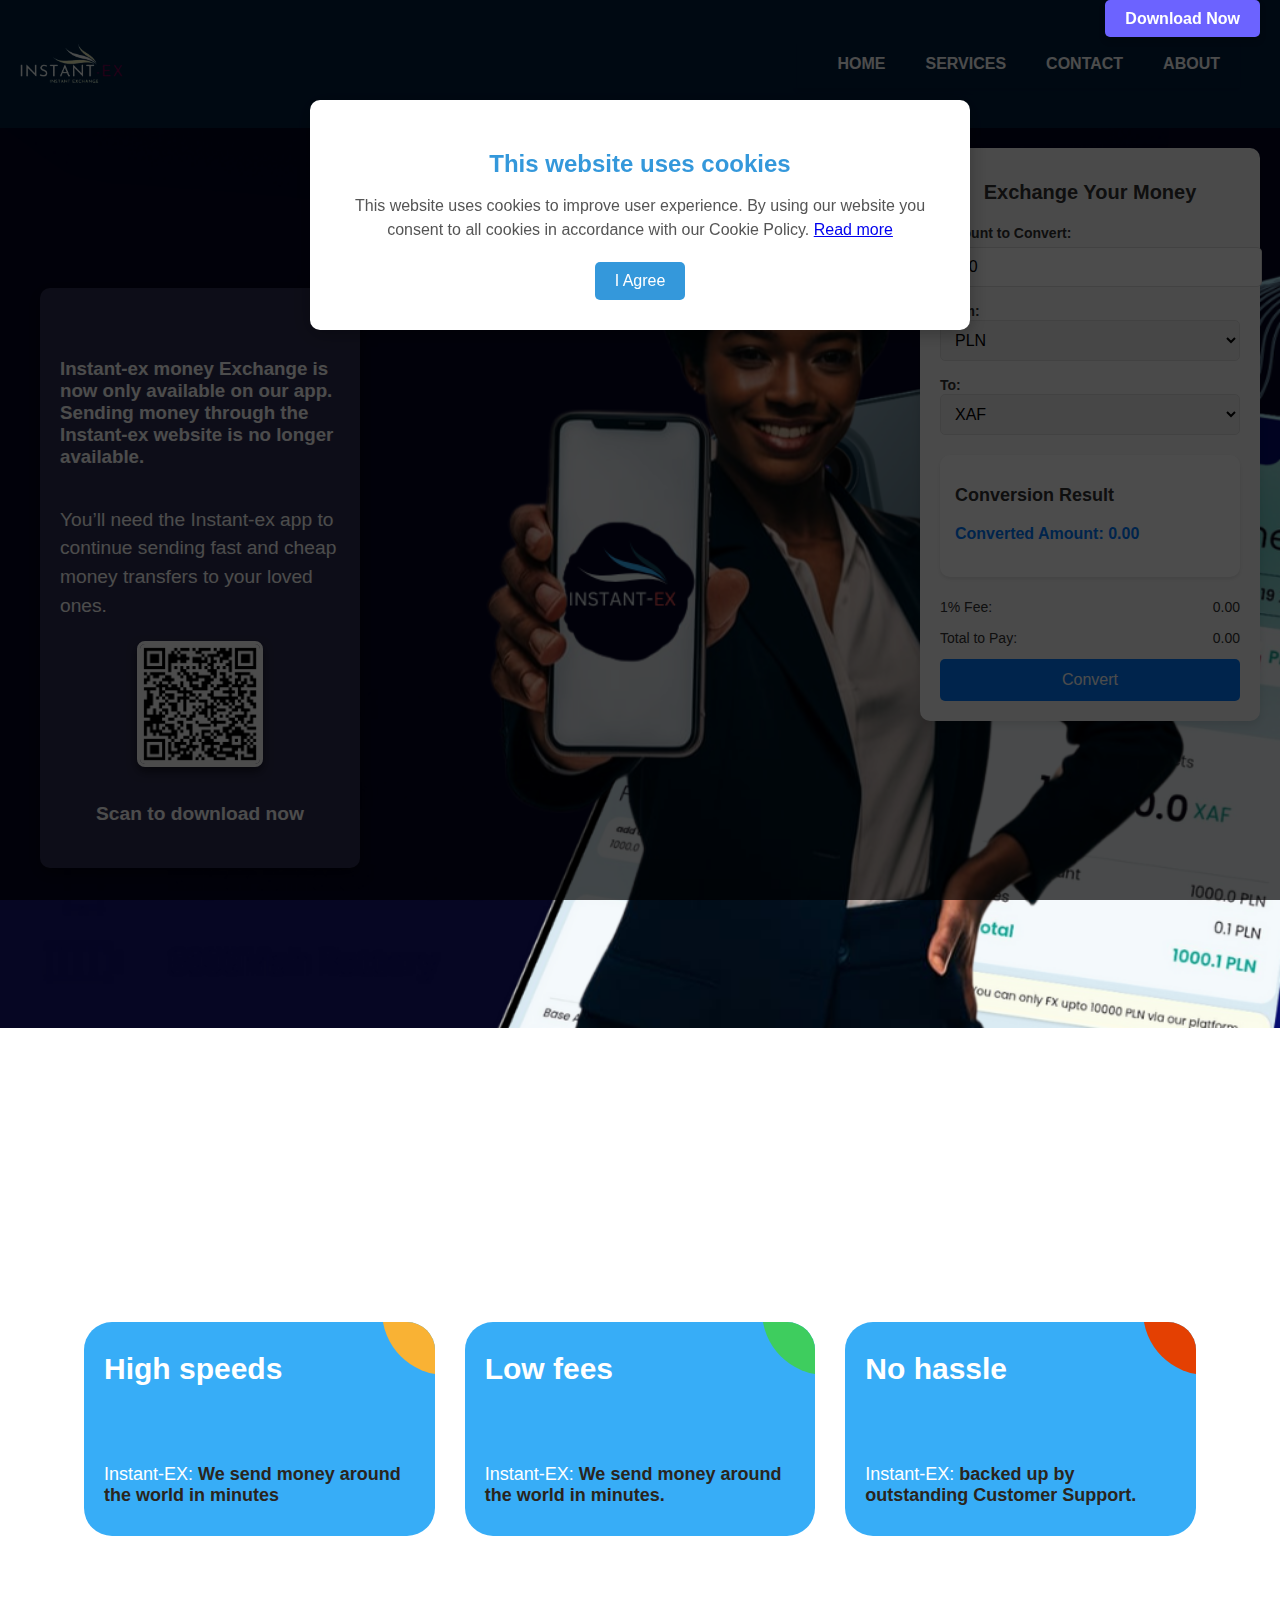
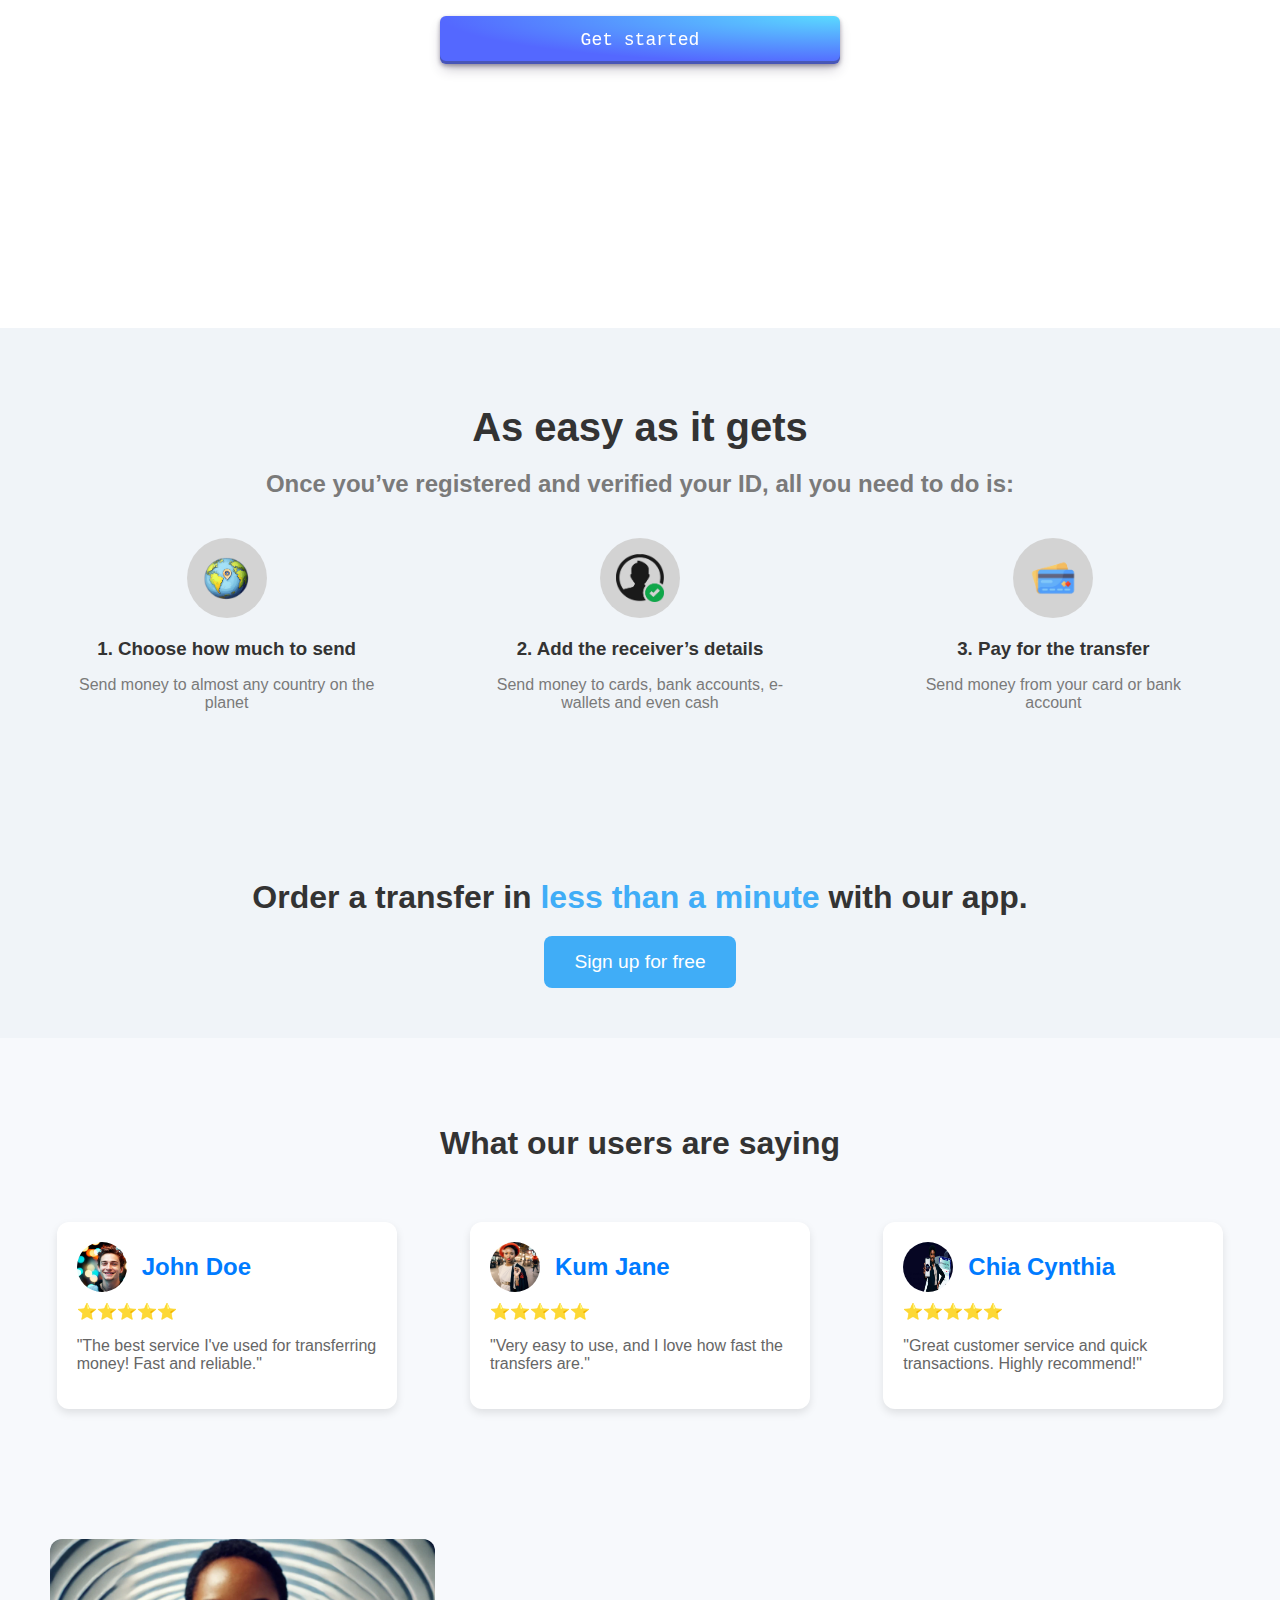
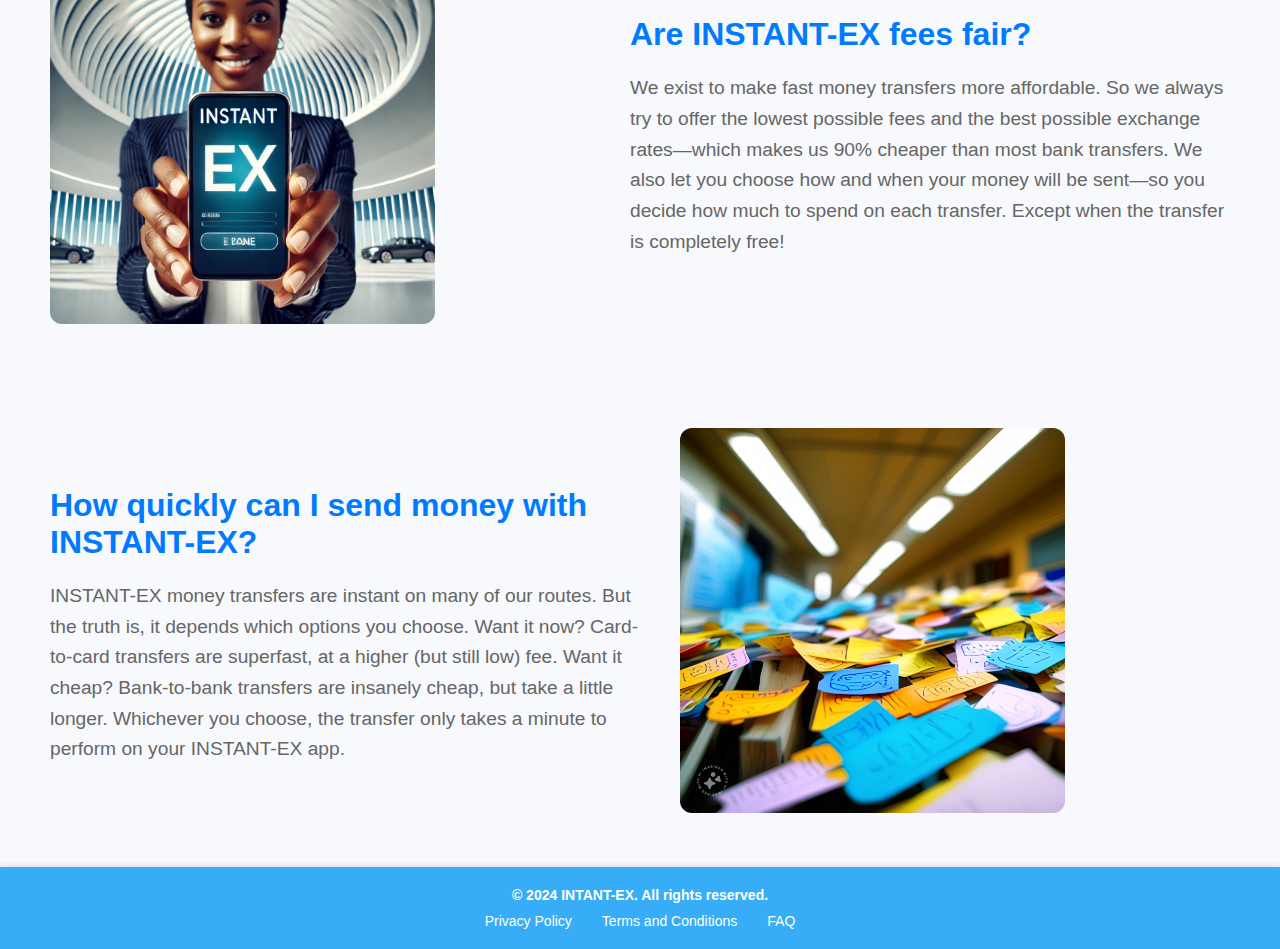
<file: index.html>
<!DOCTYPE html>
<html lang="en">
<head>
    <meta charset="UTF-8">
    <meta name="viewport" content="width=device-width, initial-scale=1.0">
    <title>Instant-EX</title>
    <link rel="icon" href="image/favicon.ico" type="image/x-icon">
    <link rel="stylesheet" href="Home.css">
    <script>
      document.addEventListener("DOMContentLoaded", function() {
          const currentPath = window.location.pathname;
          
          // If you are not currently testing the '/myadmin' path,
          // you can comment this out temporarily:
          /*
          if (currentPath.endsWith('/myadmin')) {
              window.location.href = "myAdmin.html";
          } else {
              console.log("Non-admin access. Stay on the home page.");
          }
          */
      });
    </script>
</head> 
<body>
  
  <div id="policy-modal" class="modal">
    <div class="modal-content">
        <h2>This website uses cookies</h2>
        <p>
          This website uses cookies to improve user experience.
          By using our website you consent to all cookies in accordance with our Cookie Policy.
          <a href="policy.html">Read more</a> 
        </p>
        <button id="accept-policy" class="btn-accept">I Agree</button>
    </div>
  </div>

  <header>
    <div class="auth-buttons">
      <a href="download.html" class="download-button">Download Now</a>
  </div>
  
    <div class="header-content">
        <div class="logo-container">
            <img src="image/logo.png" alt="New Logo" class="header-logo">
        </div>
        <header>
          <div class="header-content">
               
              <nav>
                  <ul>
                      <li><a href="index.html">Home</a></li>
                      <li><a href="services.html">Services</a></li>
                      <li><a href="contact.html">Contact</a></li>
                      <li><a href="about.html">About</a></li>
                  </ul>
              </nav>
          </div>
      </header>
      
        
    </div>
  </header>

 <section class="hero">
   <div class="vertical-box">
      <h3 class="main-message">
        <h3>
          Instant-ex money Exchange
           is now only available on our app. 
           Sending money through the Instant-ex website is no longer available.
        </h3>
      </h3>
      <p class="sub-message">
        You’ll need the Instant-ex app to continue sending fast and cheap money transfers to your loved ones.
      </p>
      <div class="qr-container">
        <img src="image/qr-code.png" alt="QR Code" class="qr-code">
        <p class="scan-message">Scan to download now</p>
      </div>

    <!-- Conversion Box -->
    <div class="conversion-screen">
      <h1>Exchange Your Money</h1>
      <div class="conversion-container">
        <div class="conversion-input">
          <label for="convertAmount">Amount to Convert:</label>
          <input type="number" id="convertAmount" placeholder="Enter amount" value="100">
        </div>
        <div class="from-currency">
          <label for="fromCurrency">From:</label>
          <select id="fromCurrency">
            <option value="PLN">PLN</option>
            <option value="EUR">EUR</option>
            <option value="USD">USD</option>
          </select>
        </div>
        <div class="to-currency">
          <label for="toCurrency">To:</label>
          <select id="toCurrency">
            <option value="XAF">XAF</option>
            <option value="GHS">GHS</option>
            <option value="NGN">NGN</option>
          </select>
        </div>
      </div>
      <div class="conversion-results">
        <h2>Conversion Result</h2>
        <p>Converted Amount: <span id="result">0.00</span></p>
      </div>
      <div class="conversion-fee">
        <p>1% Fee: <span id="conversionFee">0.00</span></p>
        <p>Total to Pay: <span id="totalPay">0.00</span></p>
      </div>
      <button id="convertButton" class="convert-btn">Convert</button>
    </div>
  </div>
</section>



  <section class="cardView">
    <div class="ag-format-container">
        <div class="ag-courses_box">
          <div class="ag-courses_item">
            <a class="ag-courses-item_link">
              <div class="ag-courses-item_bg"></div>
              <div class="ag-courses-item_title">High speeds</div>
              <div class="ag-courses-item_date-box">
                Instant-EX:
                <span class="ag-courses-item_date">
                    We send money around the world in minutes
                </span>
              </div>
            </a>
          </div>

          <div class="ag-courses_item">
            <a class="ag-courses-item_link">
              <div class="ag-courses-item_bg"></div>
              <div class="ag-courses-item_title">Low fees</div>
              <div class="ag-courses-item_date-box">
                Instant-EX:
                <span class="ag-courses-item_date">
                    We send money around the world in minutes.
                </span>
              </div>
            </a>
          </div>

          <div class="ag-courses_item">
            <a class="ag-courses-item_link">
              <div class="ag-courses-item_bg"></div>
              <div class="ag-courses-item_title">No hassle</div>
              <div class="ag-courses-item_date-box">
                Instant-EX:
                <span class="ag-courses-item_date">
                 backed up by outstanding Customer Support.
                </span>
              </div>
            </a>
          </div>
        </div>

        <div class="btnSection">
            <!-- Make sure signup.html exists or link correctly -->
           <!-- Button with JavaScript to navigate -->
<button class="button-29" onclick="window.location.href='download.html';">Get started</button>

        </div>
    </div>
  </section>

  <section class="easy-section">
    <h1>As easy as it gets</h1>
    <h2>Once you’ve registered and verified your ID, all you need to do is:</h2>
    <div class="steps">
      <div class="step">
        <div class="circle">
          <img src="image/earth.png" alt="Icon 1">
        </div>
        <h3>1. Choose how much to send</h3>
        <p>Send money to almost any country on the planet</p>
      </div>
      <div class="step">
        <div class="circle">
          <img src="image/profileIcon.png" alt="Icon 2">
        </div>
        <h3>2. Add the receiver’s details</h3>
        <p>Send money to cards, bank accounts, e-wallets and even cash</p>
      </div>
      <div class="step">
        <div class="circle">
          <img src="image/creditCard.png" alt="Icon 3">
        </div>
        <h3>3. Pay for the transfer</h3>
        <p>Send money from your card or bank account</p>
      </div>
    </div>
  </section>

  <section class="cta-section">
    <h1>Order a transfer in <span class="highlight">less than a minute</span> with our app.</h1>
    <button class="cta-button" onclick="window.location.href='download.html';">Sign up for free</button>

  </section>

  <section class="reviews-section">
    <h2>What our users are saying</h2>
    <div class="reviews-container">
      <div class="review-card">
        <div class="review-header">
          <img src="image/person.jpeg" alt="John Doe Profile Picture" class="profile-img">
          <h3>John Doe</h3>
        </div>
        <div class="stars">
          ⭐⭐⭐⭐⭐
        </div>
        <p>"The best service I've used for transferring money! Fast and reliable."</p>
      </div>
      <div class="review-card">
        <div class="review-header">
          <img src="image/black person.jpeg" alt="Jane Smith Profile Picture" class="profile-img">
          <h3>Kum Jane</h3>
        </div>
        <div class="stars">
          ⭐⭐⭐⭐⭐
        </div>
        <p>"Very easy to use, and I love how fast the transfers are."</p>
      </div>
      <div class="review-card">
        <div class="review-header">
          <img src="image/main-pic.png" alt="MMei Chen Profile Picture" class="profile-img">
          <h3>Chia Cynthia</h3>
        </div>
        <div class="stars">
          ⭐⭐⭐⭐⭐
        </div>
        <p>"Great customer service and quick transactions. Highly recommend!"</p>
      </div>
    </div>
  </section>

  <section class="fees-section">
    <div class="fees-image">
      <img src="image/look.webp" alt="Fees Illustration">
    </div>
    <div class="fees-content">
      <h2>Are INSTANT-EX fees fair?</h2>
      <p>
        We exist to make fast money transfers more affordable. So we always try to offer the lowest possible fees and the best possible exchange rates—which makes us 90% cheaper than most bank transfers. We also let you choose how and when your money will be sent—so you decide how much to spend on each transfer. Except when the transfer is completely free!
      </p>
    </div>
  </section>

  <section class="fees-section reverse">
    <div class="fees-content">
      <h2>How quickly can I send money with INSTANT-EX?</h2>
      <p>
        INSTANT-EX money transfers are instant on many of our routes. But the truth is, it depends which options you choose. Want it now? Card-to-card transfers are superfast, at a higher (but still low) fee. Want it cheap? Bank-to-bank transfers are insanely cheap, but take a little longer.

        Whichever you choose, the transfer only takes a minute to perform on your INSTANT-EX app.
      </p>
    </div>
    <div class="fees-image">
      <img src="image/message.jpeg" alt="Fees Illustration">
    </div>
  </section>

  <footer>
    <p>&copy; 2024 INTANT-EX. All rights reserved.</p>
    <ul>
      <li><a href="policy.html">Privacy Policy</a></li>
      <li><a href="conditions.html">Terms and Conditions</a></li>
      <li><a href="#">FAQ</a></li>
    </ul>
  </footer>

  <script src="Home.js"></script>
</body>
</html>
</file>
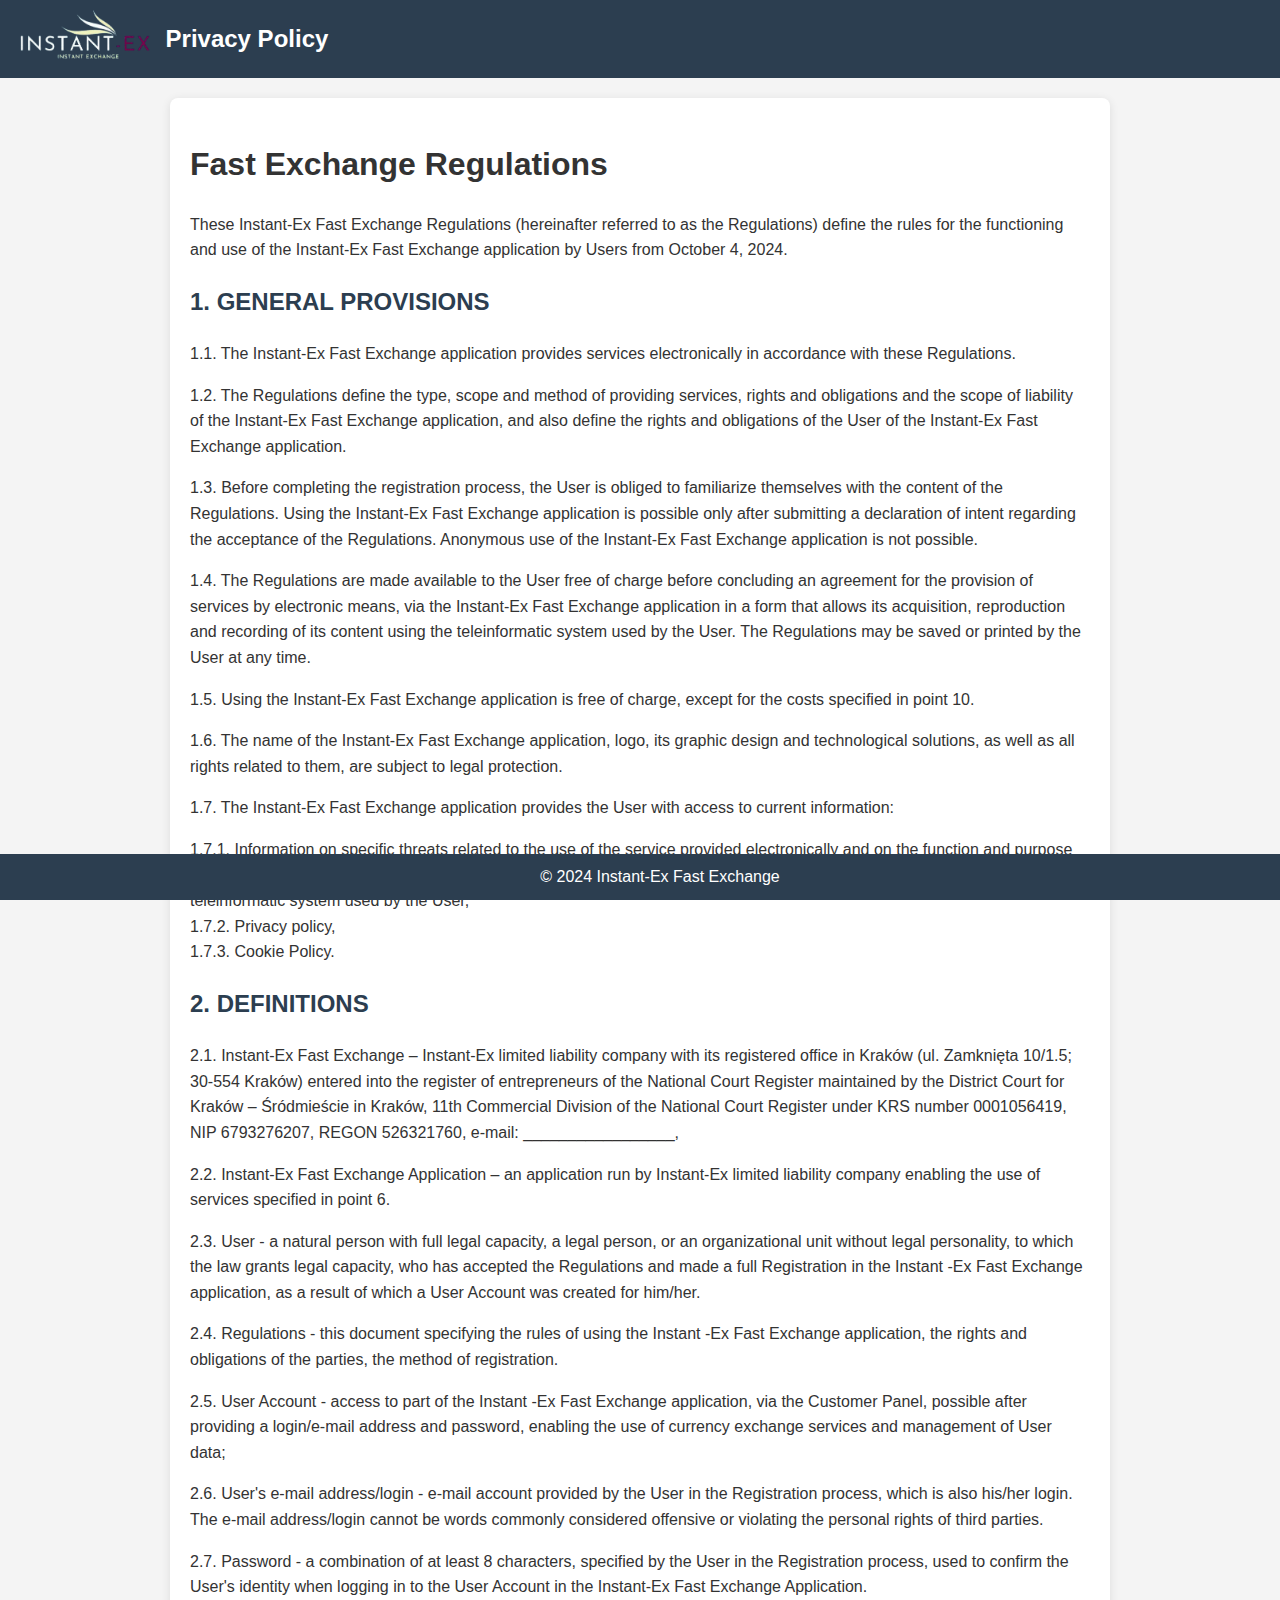
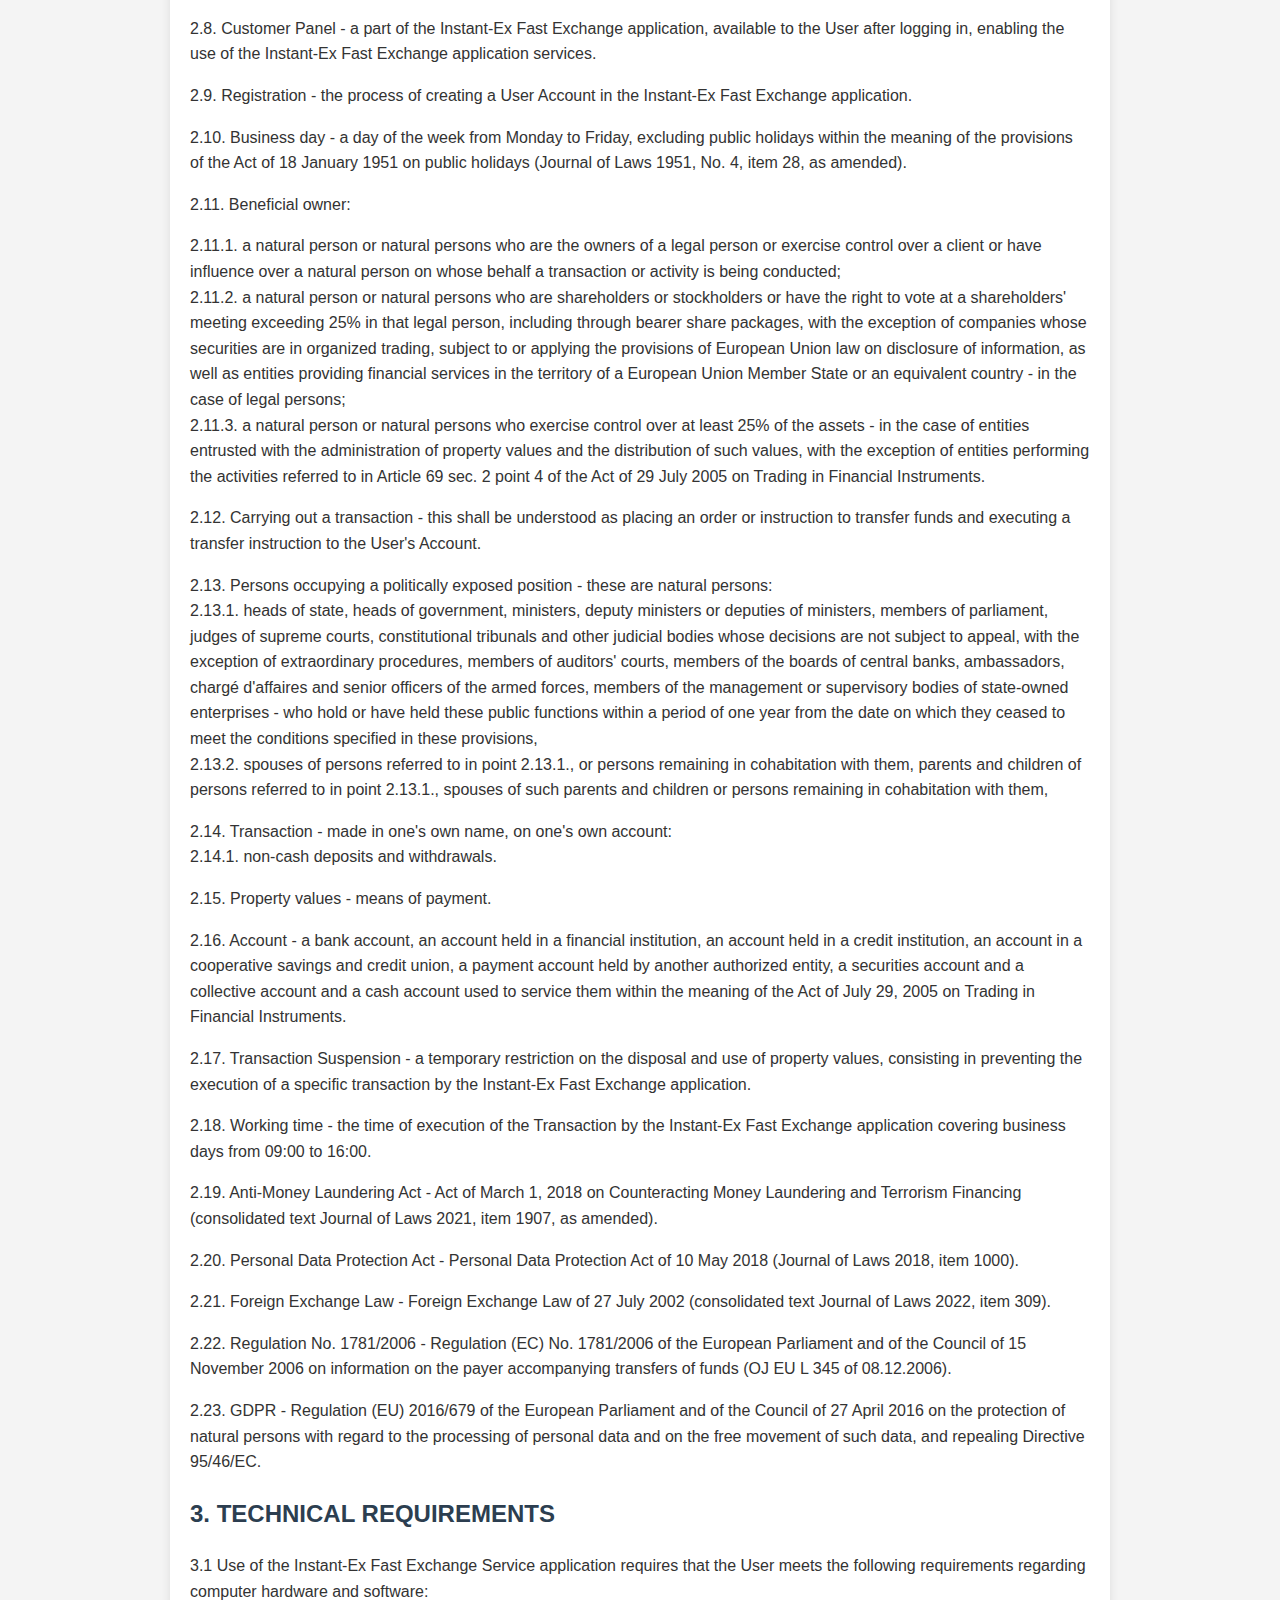
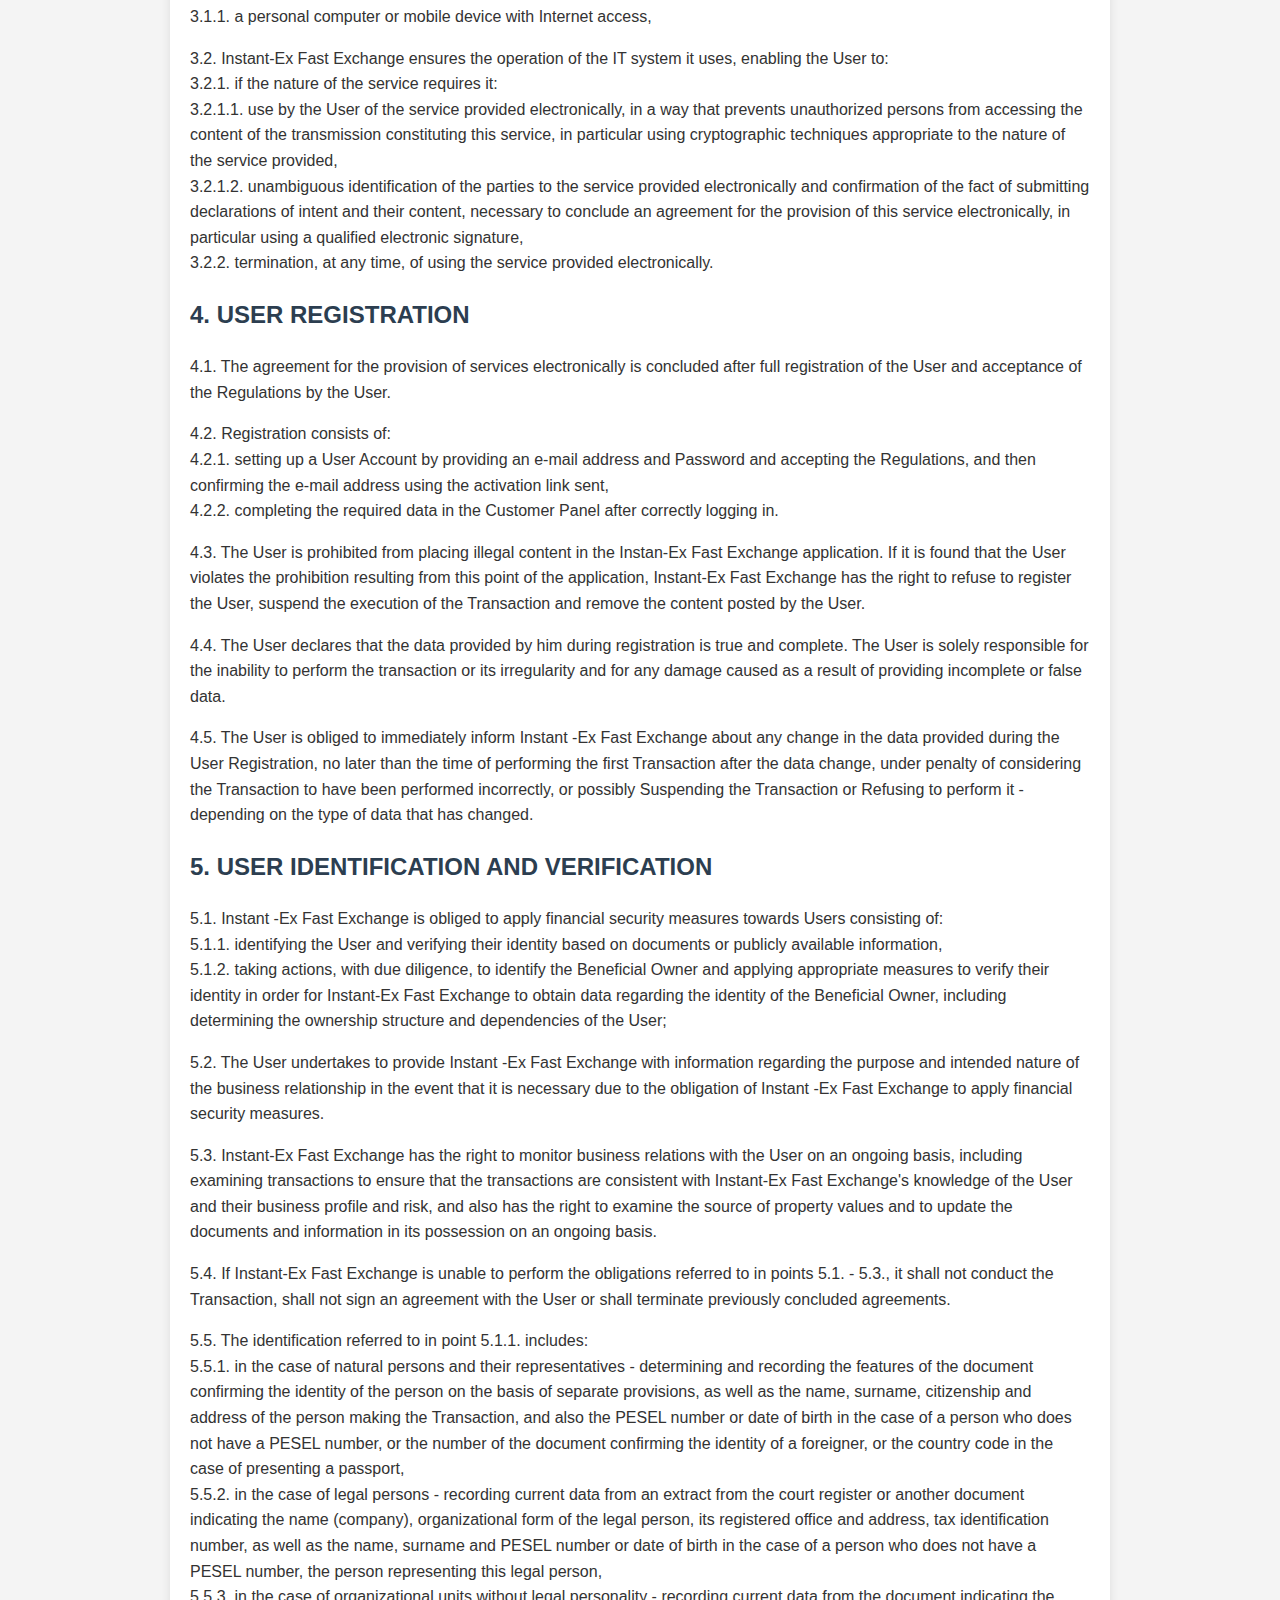
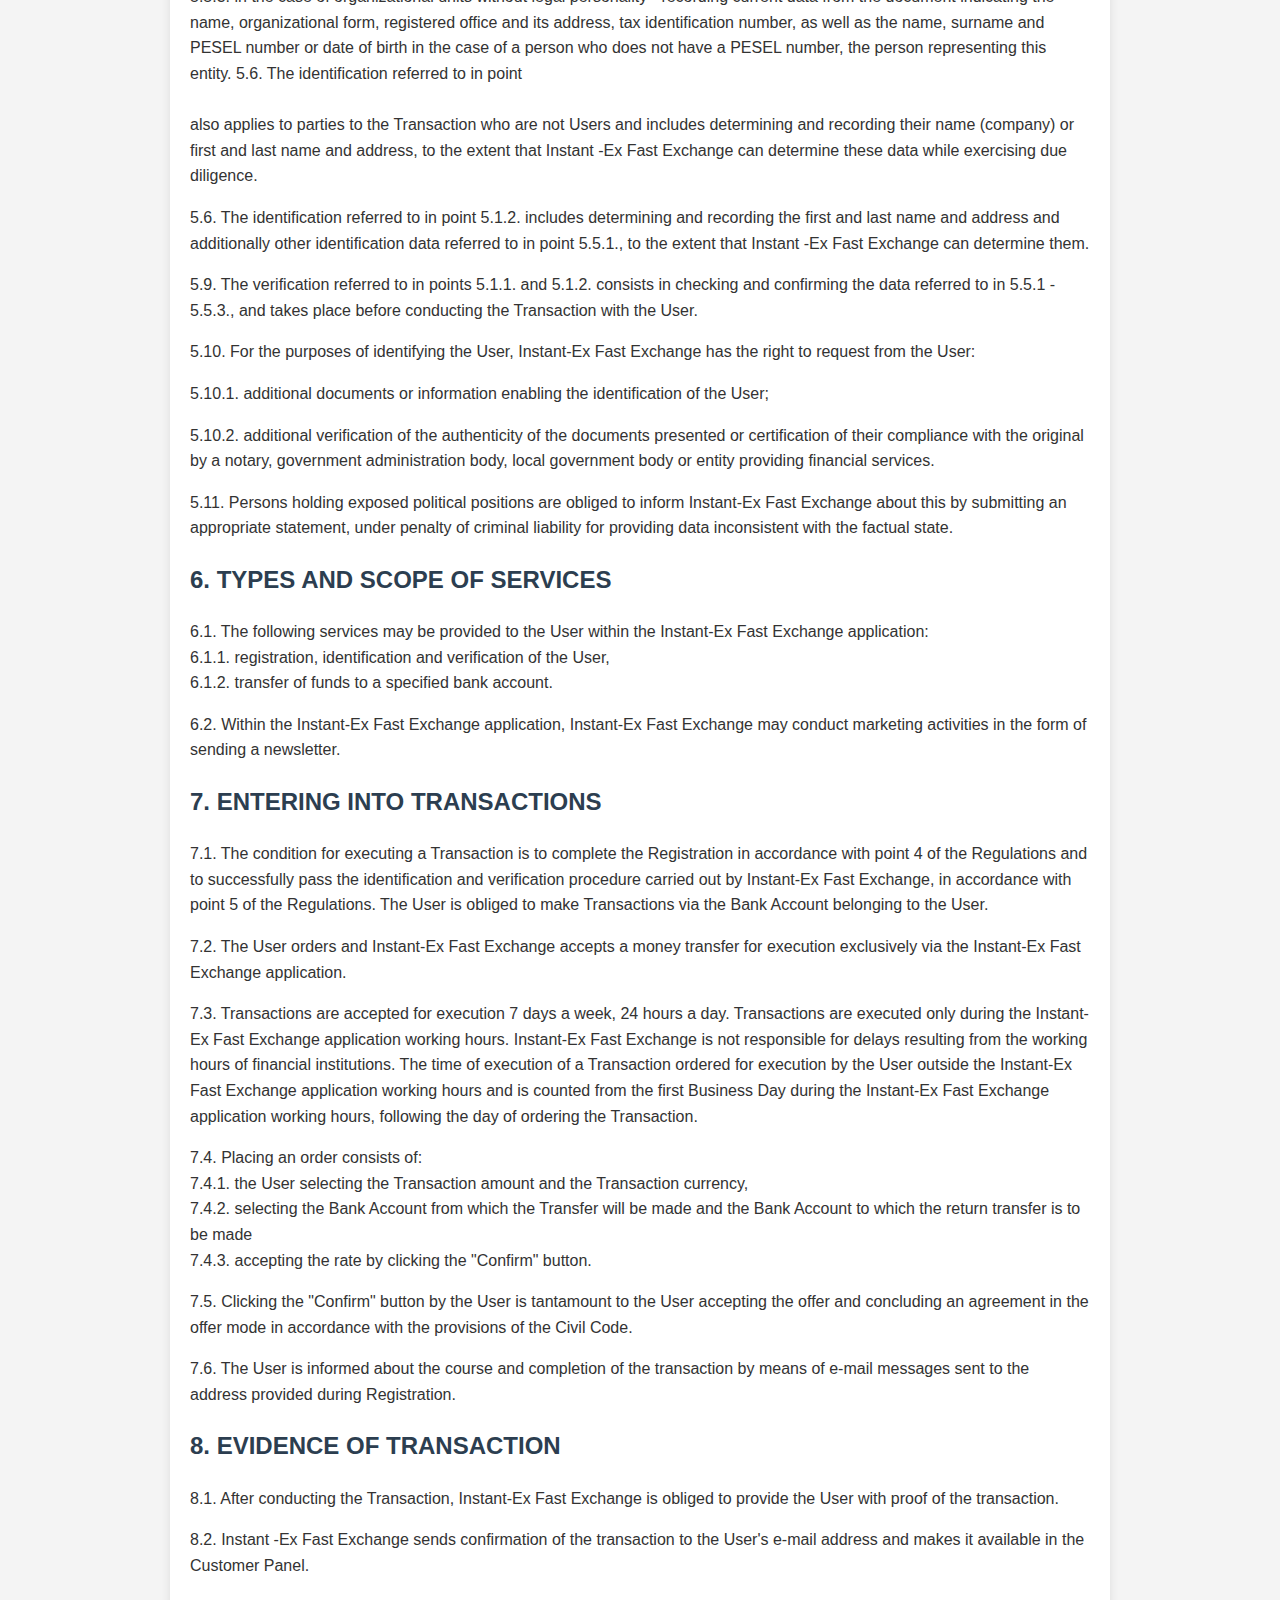
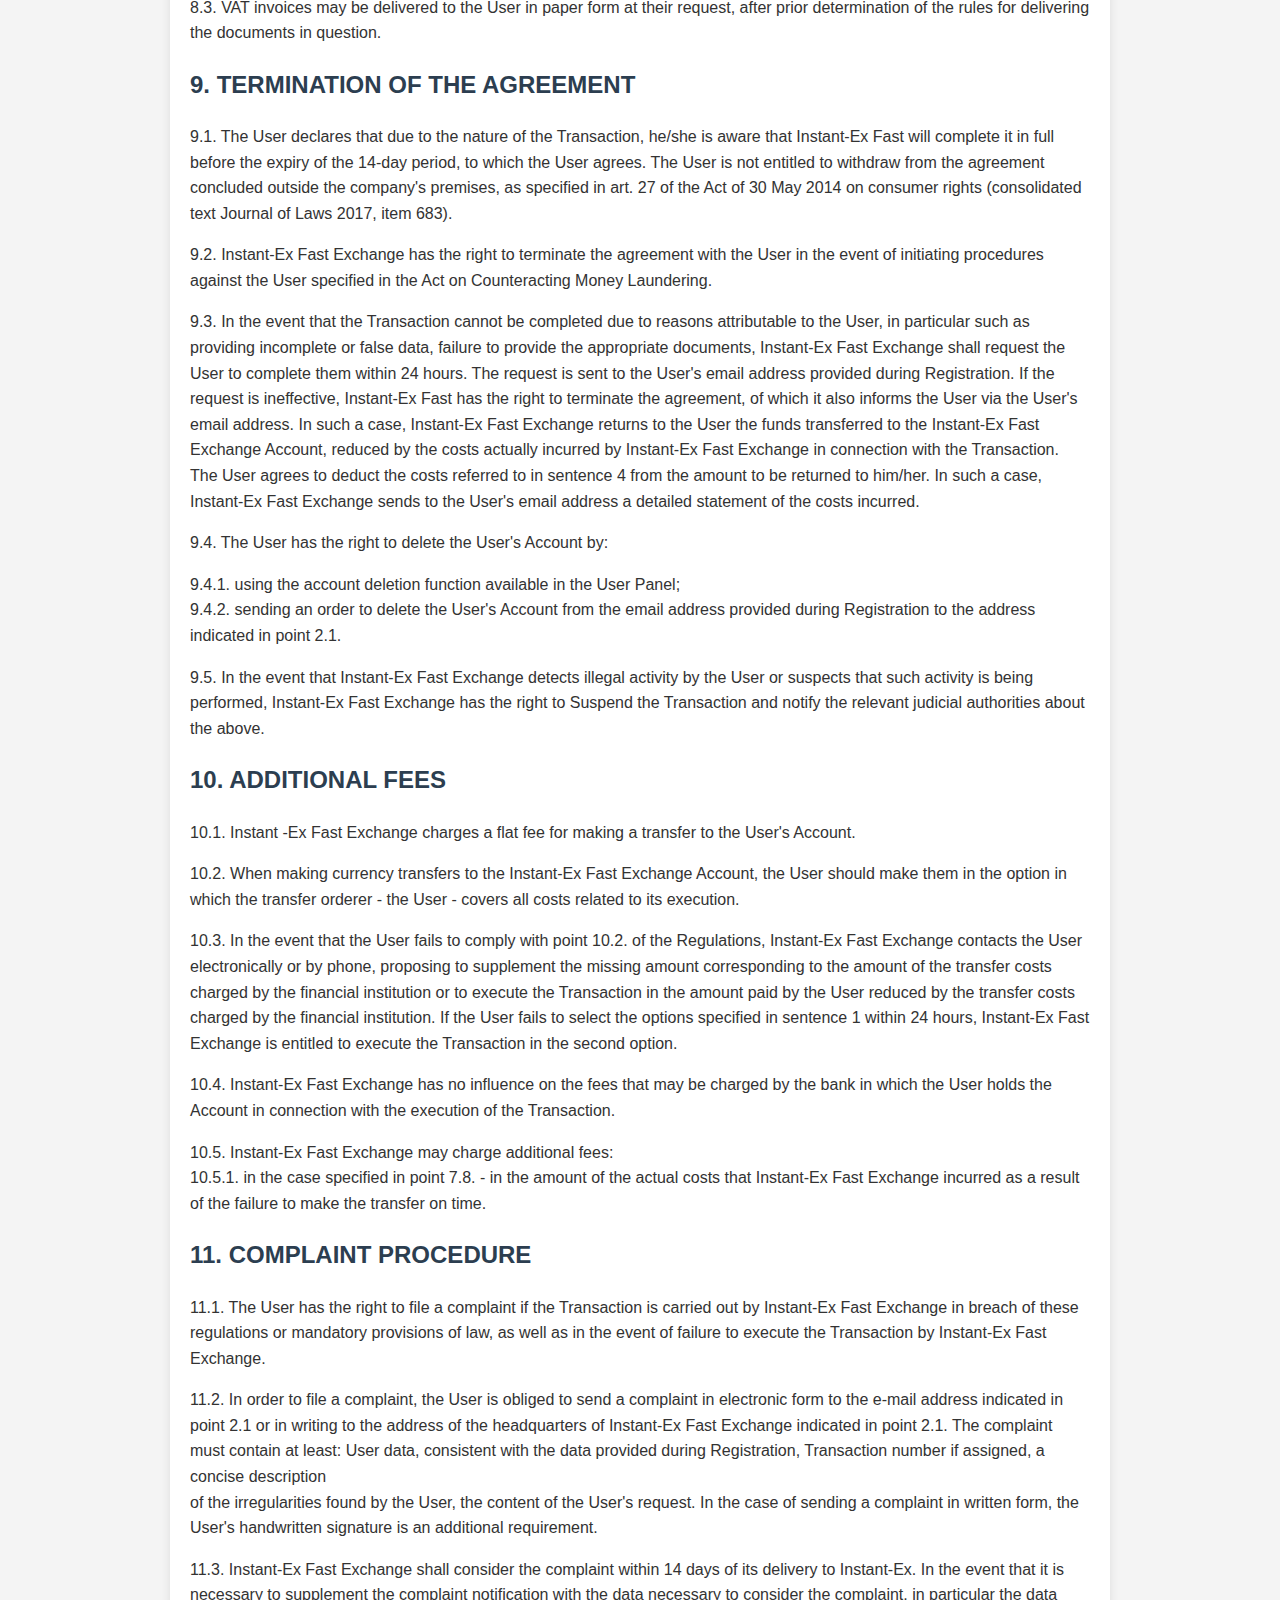
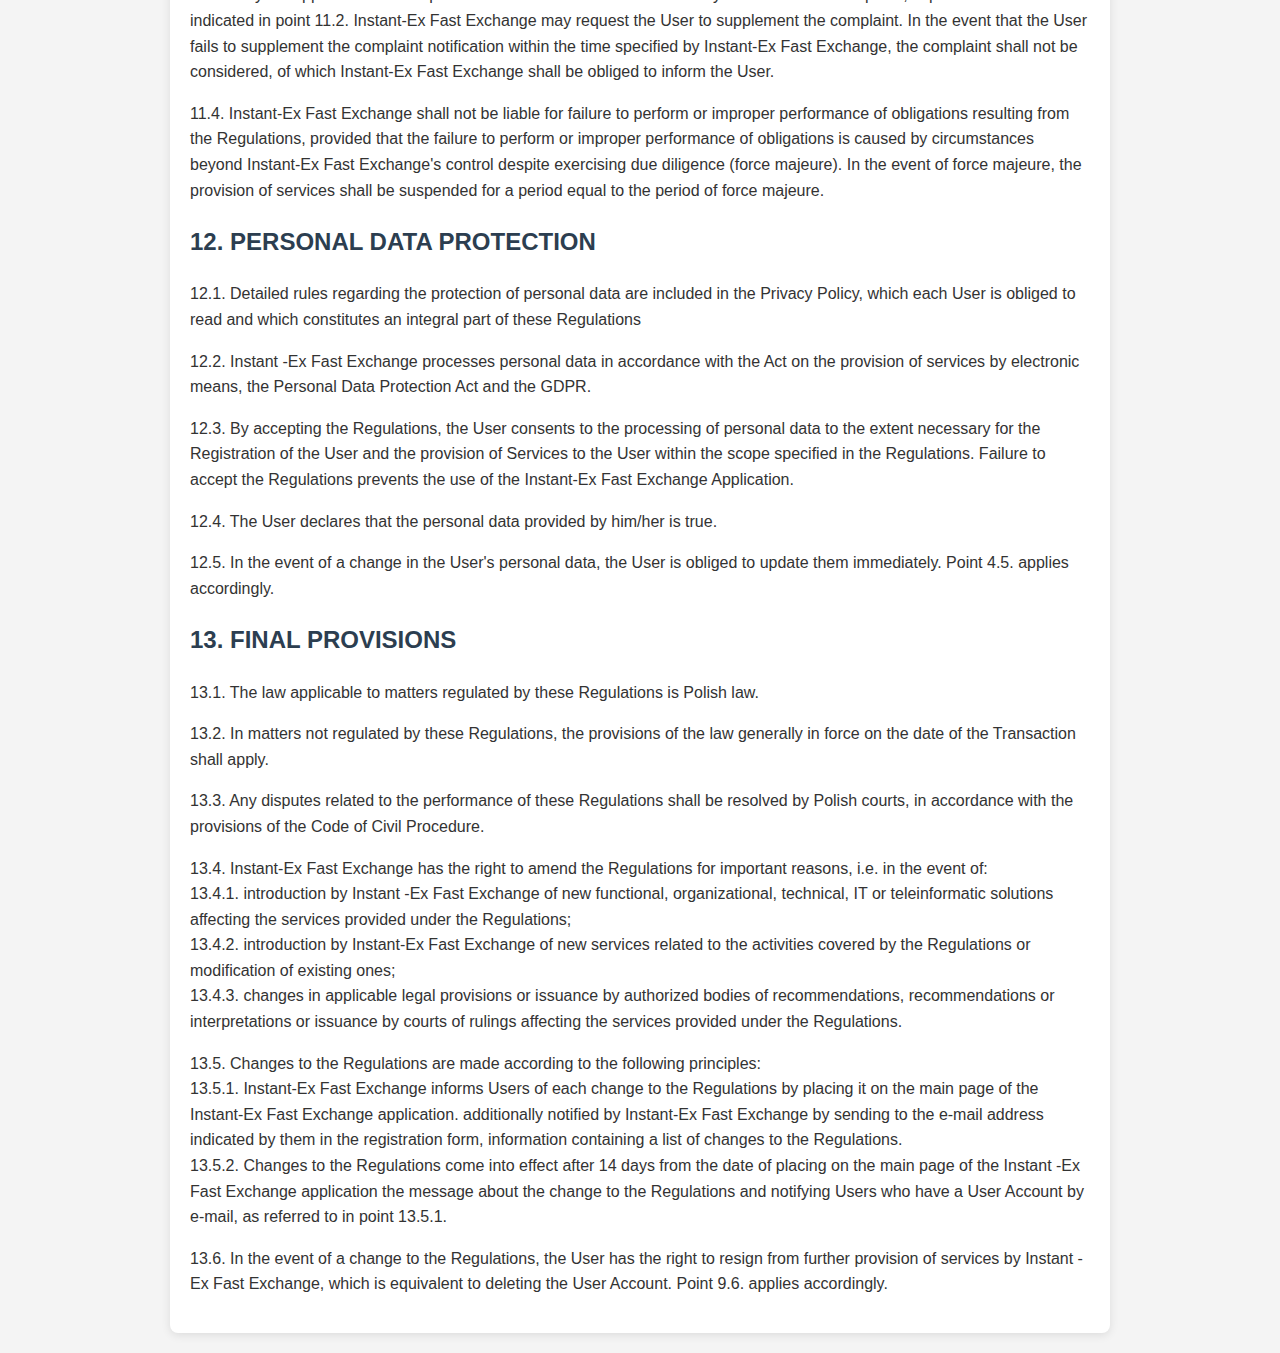
<file: coditions.html>
<!DOCTYPE html>
<html lang="en">
<head>
    <meta charset="UTF-8">
    <meta name="viewport" content="width=device-width, initial-scale=1.0">
    <title>Privacy Policy - Instant-Ex Fast Exchange</title>
    <style>
        body {
            font-family: Arial, sans-serif;
            line-height: 1.6;
            margin: 0;
            padding: 0;
            background-color: #f4f4f4;
            color: #333;
        }
        header {
            background-color: #2c3e50;
            color: #fff;
            padding: 10px 20px;
            display: flex;
            align-items: center;
        }
        header img {
            height: 50px;
            margin-right: 15px;
        }
        header h1 {
            margin: 0;
            font-size: 1.5rem;
        }
        header a {
            text-decoration: none;
            color: white;
        }
        main {
            max-width: 900px;
            margin: 20px auto;
            padding: 20px;
            background: #fff;
            border-radius: 8px;
            box-shadow: 0 2px 10px rgba(0, 0, 0, 0.1);
        }
        h2 {
            color: #2c3e50;
        }
        ul {
            padding-left: 20px;
        }
        ul li {
            margin-bottom: 10px;
        }
        footer {
            text-align: center;
            padding: 10px 20px;
            background: #2c3e50;
            color: #fff;
            position: fixed;
            bottom: 0;
            width: 100%;
        }
    </style>
</head>
<body>
    <header>
        <a href="index.html"><img src="image/logo.png" alt="Instant-Ex Fast Exchange Logo"></a>
        <h1>Privacy Policy</h1>
    </header>
    <main>
        <h1> Fast Exchange Regulations</h1> 

<p>These Instant-Ex Fast Exchange Regulations (hereinafter referred to as the Regulations) define the rules for the functioning and use of the Instant-Ex Fast Exchange application by Users from October 4, 2024.</p>

 <h2>1. GENERAL PROVISIONS</h2>
<p>1.1. The Instant-Ex Fast Exchange application provides services electronically in accordance with these Regulations.</p>

<p>1.2. The Regulations define the type, scope and method of providing services, rights and obligations and the scope of liability of the Instant-Ex Fast Exchange application, and also define the rights and obligations of the User of the Instant-Ex Fast Exchange application.
</p>
<p>1.3. Before completing the registration process, the User is obliged to familiarize themselves with the content of the Regulations. Using the Instant-Ex Fast Exchange application is possible only after submitting a declaration of intent regarding the acceptance of the Regulations. Anonymous use of the Instant-Ex Fast Exchange application is not possible.</p>

<p>1.4. The Regulations are made available to the User free of charge before concluding an agreement for the provision of services by electronic means, via the Instant-Ex Fast Exchange application in a form that allows its acquisition, reproduction and recording of its content using the teleinformatic system used by the User. The Regulations may be saved or printed by the User at any time.</p>

<p>1.5. Using the Instant-Ex Fast Exchange application is free of charge, except for the costs specified in point 10.</p>

<p>1.6. The name of the Instant-Ex Fast Exchange application, logo, its graphic design and technological solutions, as well as all rights related to them, are subject to legal protection.</p>

<p>1.7. The Instant-Ex Fast Exchange application provides the User with access to current information:</p>

<p>
    1.7.1. Information on specific threats related to the use of the service provided electronically and on the function and purpose of software or data that are not part of the content of the service, entered by the Instant-Ex Fast Exchange application into the teleinformatic system used by the User, <br>
        1.7.2. Privacy policy,<br>
        1.7.3. Cookie Policy.
    
</p>



<h2>2. DEFINITIONS</h2>
<p>2.1. Instant-Ex Fast Exchange – Instant-Ex limited liability company with its registered office in Kraków (ul. Zamknięta 10/1.5; 30-554 Kraków) entered into the register of entrepreneurs of the National Court Register maintained by the District Court for Kraków – Śródmieście in Kraków, 11th Commercial Division of the National Court Register under KRS number 0001056419, NIP 6793276207, REGON 526321760, e-mail: _________________,</p>
<p>2.2. Instant-Ex Fast Exchange Application – an application run by Instant-Ex limited liability company enabling the use of services specified in point 6.</p>
<p>2.3. User - a natural person with full legal capacity, a legal person, or an organizational unit without legal personality, to which the law grants legal capacity, who has accepted the Regulations and made a full Registration in the Instant -Ex Fast Exchange application, as a result of which a User Account was created for him/her.</p>

<p>2.4. Regulations - this document specifying the rules of using the Instant -Ex Fast Exchange application, the rights and obligations of the parties, the method of registration.</p>

<p>2.5. User Account - access to part of the Instant -Ex Fast Exchange application, via the Customer Panel, possible after providing a login/e-mail address and password, enabling the use of currency exchange services and management of User data;</p>

<p>2.6. User's e-mail address/login - e-mail account provided by the User in the Registration process, which is also his/her login. The e-mail address/login cannot be words commonly considered offensive or violating the personal rights of third parties.</p>

<p>2.7. Password - a combination of at least 8 characters, specified by the User in the Registration process, used to confirm the User's identity when logging in to the User Account in the Instant-Ex Fast Exchange Application.</p>
<p>2.8. Customer Panel - a part of the Instant-Ex Fast Exchange application, available to the User after logging in, enabling the use of the Instant-Ex Fast Exchange application services.</p>
<p>2.9. Registration - the process of creating a User Account in the Instant-Ex Fast Exchange application.</p>
<p>2.10. Business day - a day of the week from Monday to Friday, excluding public holidays within the meaning of the provisions of the Act of 18 January 1951 on public holidays (Journal of Laws 1951, No. 4, item 28, as amended).</p>
<p>2.11. Beneficial owner:</p>
<p>2.11.1. a natural person or natural persons who are the owners of a legal person or exercise control over a client or have influence over a natural person on whose behalf a transaction or activity is being conducted;<br>

2.11.2. a natural person or natural persons who are shareholders or stockholders or have the right to vote at a shareholders' meeting exceeding 25% in that legal person, including through bearer share packages, with the exception of companies whose securities are in organized trading, subject to or applying the provisions of European Union law on disclosure of information, as well as entities providing financial services in the territory of a European Union Member State or an equivalent country - in the case of legal persons;<br>

2.11.3. a natural person or natural persons who exercise control over at least 25% of the assets - in the case of entities entrusted with the administration of property values ​​and the distribution of such values, with the exception of entities performing the activities referred to in Article 69 sec. 2 point 4 of the Act of 29 July 2005 on Trading in Financial Instruments.
</p>
<p>2.12. Carrying out a transaction - this shall be understood as placing an order or instruction to transfer funds and executing a transfer instruction to the User's Account.
</p>
<p>2.13. Persons occupying a politically exposed position - these are natural persons: <br>

2.13.1. heads of state, heads of government, ministers, deputy ministers or deputies of ministers, members of parliament, judges of supreme courts, constitutional tribunals and other judicial bodies whose decisions are not subject to appeal, with the exception of extraordinary procedures, members of auditors' courts, members of the boards of central banks, ambassadors, chargé d'affaires and senior officers of the armed forces, members of the management or supervisory bodies of state-owned enterprises - who hold or have held these public functions within a period of one year from the date on which they ceased to meet the conditions specified in these provisions, <br>

2.13.2. spouses of persons referred to in point 2.13.1., or persons remaining in cohabitation with them, parents and children of persons referred to in point 2.13.1., spouses of such parents and children or persons remaining in cohabitation with them,
</p>

<p>2.14. Transaction - made in one's own name, on one's own account: <br>
    2.14.1. non-cash deposits and withdrawals.

</p>

<p>2.15. Property values ​​- means of payment.
</p>
<p>2.16. Account - a bank account, an account held in a financial institution, an account held in a credit institution, an account in a cooperative savings and credit union, a payment account held by another authorized entity, a securities account and a collective account and a cash account used to service them within the meaning of the Act of July 29, 2005 on Trading in Financial Instruments.
</p>
<p>2.17. Transaction Suspension - a temporary restriction on the disposal and use of property values, consisting in preventing the execution of a specific transaction by the Instant-Ex Fast Exchange application.
</p>
<p>2.18. Working time - the time of execution of the Transaction by the Instant-Ex Fast Exchange application covering business days from 09:00 to 16:00.
</p>
<p>2.19. Anti-Money Laundering Act - Act of March 1, 2018 on Counteracting Money Laundering and Terrorism Financing (consolidated text Journal of Laws 2021, item 1907, as amended).
</p>
<p>2.20. Personal Data Protection Act - Personal Data Protection Act of 10 May 2018 (Journal of Laws 2018, item 1000).
</p>
<p>2.21. Foreign Exchange Law - Foreign Exchange Law of 27 July 2002 (consolidated text Journal of Laws 2022, item 309).
</p>
<p>2.22. Regulation No. 1781/2006 - Regulation (EC) No. 1781/2006 of the European Parliament and of the Council of 15 November 2006 on information on the payer accompanying transfers of funds (OJ EU L 345 of 08.12.2006).
</p>
<p>2.23. GDPR - Regulation (EU) 2016/679 of the European Parliament and of the Council of 27 April 2016 on the protection of natural persons with regard to the processing of personal data and on the free movement of such data, and repealing Directive 95/46/EC.
</p>

<h2>3. TECHNICAL REQUIREMENTS
</h2>
<p>3.1 Use of the Instant-Ex Fast Exchange Service application requires that the User meets the following requirements regarding computer hardware and software:
<br>3.1.1. a personal computer or mobile device with Internet access,<br>
</P> 
<p>3.2. Instant-Ex Fast Exchange ensures the operation of the IT system it uses, enabling the User to:
<br>
3.2.1. if the nature of the service requires it: <br>
3.2.1.1. use by the User of the service provided electronically, in a way that prevents unauthorized persons from accessing the content of the transmission constituting this service, in particular using cryptographic techniques appropriate to the nature of the service provided, <br>
3.2.1.2. unambiguous identification of the parties to the service provided electronically and confirmation of the fact of submitting declarations of intent and their content, necessary to conclude an agreement for the provision of this service electronically, in particular using a qualified electronic signature,<br>
3.2.2. termination, at any time, of using the service provided electronically. </p>

<h2>4. USER REGISTRATION</h2>
<p>4.1. The agreement for the provision of services electronically is concluded after full registration of the User and acceptance of the Regulations by the User.
</p>
<p>4.2. Registration consists of: <br>
4.2.1. setting up a User Account by providing an e-mail address and Password and accepting the Regulations, and then confirming the e-mail address using the activation link sent,<br>
4.2.2. completing the required data in the Customer Panel after correctly logging in. </p>
<p>4.3. The User is prohibited from placing illegal content in the Instan-Ex Fast Exchange application. If it is found that the User violates the prohibition resulting from this point of the application, Instant-Ex Fast Exchange has the right to refuse to register the User, suspend the execution of the Transaction and remove the content posted by the User.
</p>
<p>4.4. The User declares that the data provided by him during registration is true and complete. The User is solely responsible for the inability to perform the transaction or its irregularity and for any damage caused as a result of providing incomplete or false data.
</p>
<p>4.5. The User is obliged to immediately inform Instant -Ex Fast Exchange about any change in the data provided during the User Registration, no later than the time of performing the first Transaction after the data change, under penalty of considering the Transaction to have been performed incorrectly, or possibly Suspending the Transaction or Refusing to perform it - depending on the type of data that has changed.
</p>
<h2>5. USER IDENTIFICATION AND VERIFICATION
</h2>
<p>5.1. Instant -Ex Fast Exchange is obliged to apply financial security measures towards Users consisting of: <br>
5.1.1. identifying the User and verifying their identity based on documents or publicly available information,<br>
5.1.2. taking actions, with due diligence, to identify the Beneficial Owner and applying appropriate measures to verify their identity in order for Instant-Ex Fast Exchange to obtain data regarding the identity of the Beneficial Owner, including determining the ownership structure and dependencies of the User; </p>
<p>5.2. The User undertakes to provide Instant -Ex Fast Exchange with information regarding the purpose and intended nature of the business relationship in the event that it is necessary due to the obligation of Instant -Ex Fast Exchange to apply financial security measures.
</p>
<p>5.3. Instant-Ex Fast Exchange has the right to monitor business relations with the User on an ongoing basis, including examining transactions to ensure that the transactions are consistent with Instant-Ex Fast Exchange's knowledge of the User and their business profile and risk, and also has the right to examine the source of property values ​​and to update the documents and information in its possession on an ongoing basis.
</p>
<p>5.4. If Instant-Ex Fast Exchange is unable to perform the obligations referred to in points 5.1. - 5.3., it shall not conduct the Transaction, shall not sign an agreement with the User or shall terminate previously concluded agreements.
</p>
<p>5.5. The identification referred to in point 5.1.1. includes: <br>

5.5.1. in the case of natural persons and their representatives - determining and recording the features of the document confirming the identity of the person on the basis of separate provisions, as well as the name, surname, citizenship and address of the person making the Transaction, and also the PESEL number or date of 

birth in the case of a person who does not have a PESEL number, or the number of the document confirming the identity of a foreigner, or the country code in the case of presenting a passport, <br>

5.5.2. in the case of legal persons - recording current data from an extract from the court register or another document indicating the name (company), organizational form of the legal person, its registered office and address, tax identification number, as well as the name, surname and PESEL number or date of birth in the case of a person who does not have a PESEL number, the person representing this legal person, <br>
5.5.3. in the case of organizational units without legal personality - recording current data from the document indicating the name, organizational form, registered office and its address, tax identification number, as well as the name, surname and PESEL number or date of birth in the case of a person who does not have a PESEL number, the person representing this entity. 5.6. The identification referred to in point <br> 
<br> also applies to parties to the Transaction who are not Users and includes determining and recording their name (company) or first and last name and address, to the extent that Instant -Ex Fast Exchange can determine these data while exercising due diligence. <br>


<p>5.6. The identification referred to in point 5.1.2. includes determining and recording the first and last name and address and additionally other identification data referred to in point 5.5.1., to the extent that Instant -Ex Fast Exchange can determine them.
</p>
<p>5.9. The verification referred to in points 5.1.1. and 5.1.2. consists in checking and confirming the data referred to in 5.5.1 - 5.5.3., and takes place before conducting the Transaction with the User.
</p>
<p>5.10. For the purposes of identifying the User, Instant-Ex Fast Exchange has the right to request from the User:
</p>
<p>5.10.1. additional documents or information enabling the identification of the User;
</p>
<p>5.10.2. additional verification of the authenticity of the documents presented or certification of their compliance with the original by a notary, government administration body, local government body or entity providing financial services.
</p>
<p>5.11. Persons holding exposed political positions are obliged to inform Instant-Ex Fast Exchange about this by submitting an appropriate statement, under penalty of criminal liability for providing data inconsistent with the factual state.
</p>

<h2>6. TYPES AND SCOPE OF SERVICES</h2>
<p>6.1. The following services may be provided to the User within the Instant-Ex Fast Exchange application:
<br>
6.1.1. registration, identification and verification of the User, <br>
6.1.2. transfer of funds to a specified bank account. </p>

<p>6.2. Within the Instant-Ex Fast Exchange application, Instant-Ex Fast Exchange may conduct marketing activities in the form of sending a newsletter.
</p>
<h2>7. ENTERING INTO TRANSACTIONS
</h2>
<p>7.1. The condition for executing a Transaction is to complete the Registration in accordance with point 4 of the Regulations and to successfully pass the identification and verification procedure carried out by Instant-Ex Fast Exchange, in accordance with point 5 of the Regulations. The User is obliged to make Transactions via the Bank Account belonging to the User.
</p>
<p>7.2. The User orders and Instant-Ex Fast Exchange accepts a money transfer for execution exclusively via the Instant-Ex Fast Exchange application.
</p>
<p>7.3. Transactions are accepted for execution 7 days a week, 24 hours a day. Transactions are executed only during the Instant-Ex Fast Exchange application working hours. Instant-Ex Fast Exchange is not responsible for delays resulting from the working hours of financial institutions. The time of execution of a Transaction ordered for execution by the User outside the Instant-Ex Fast Exchange application working hours and is counted from the first Business Day during the Instant-Ex Fast Exchange application working hours, following the day of ordering the Transaction.
</p>
<p>7.4. Placing an order consists of:
<br>
7.4.1. the User selecting the Transaction amount and the Transaction currency, <br>

7.4.2. selecting the Bank Account from which the Transfer will be made and the Bank Account to which the return transfer is to be made <br>

7.4.3. accepting the rate by clicking the "Confirm" button. </p>

<p>7.5. Clicking the "Confirm" button by the User is tantamount to the User accepting the offer and concluding an agreement in the offer mode in accordance with the provisions of the Civil Code.
</p>
<p>7.6. The User is informed about the course and completion of the transaction by means of e-mail messages sent to the address provided during Registration.
</p>

<h2>8. EVIDENCE OF TRANSACTION
</h2>
<p>8.1. After conducting the Transaction, Instant-Ex Fast Exchange is obliged to provide the User with proof of the transaction.
</p>
<p>8.2. Instant -Ex Fast Exchange sends confirmation of the transaction to the User's e-mail address and makes it available in the Customer Panel.
</p>
<p>8.3. VAT invoices may be delivered to the User in paper form at their request, after prior determination of the rules for delivering the documents in question.
</p>
<h2>9. TERMINATION OF THE AGREEMENT
</h2>
<p>9.1. The User declares that due to the nature of the Transaction, he/she is aware that Instant-Ex Fast will complete it in full before the expiry of the 14-day period, to which the User agrees. The User is not entitled to withdraw from the agreement concluded outside the company's premises, as specified in art. 27 of the Act of 30 May 2014 on consumer rights (consolidated text Journal of Laws 2017, item 683).
</p>
<p>9.2. Instant-Ex Fast Exchange has the right to terminate the agreement with the User in the event of initiating procedures against the User specified in the Act on Counteracting Money Laundering.
</p>
<p>9.3. In the event that the Transaction cannot be completed due to reasons attributable to the User, in particular such as providing incomplete or false data, failure to provide the appropriate documents, Instant-Ex Fast Exchange shall request the User to complete them within 24 hours. The request is sent to the User's email address provided during Registration. If the request is ineffective, Instant-Ex Fast has the right to terminate the agreement, of which it also informs the User via the User's email address. In such a case, Instant-Ex Fast Exchange returns

to the User the funds transferred to the Instant-Ex Fast Exchange Account, reduced by the costs actually incurred by Instant-Ex Fast Exchange in connection with the Transaction. The User agrees to deduct the costs referred to in sentence 4 from the amount to be returned to him/her. In such a case, Instant-Ex Fast Exchange sends to the User's email address a detailed statement of the costs incurred.</p>

<p>9.4. The User has the right to delete the User's Account by:
</p>
<p>9.4.1. using the account deletion function available in the User Panel;
<br>
9.4.2. sending an order to delete the User's Account from the email address provided during Registration to the address indicated in point 2.1. </p>

<p>9.5. In the event that Instant-Ex Fast Exchange detects illegal activity by the User or suspects that such activity is being performed, Instant-Ex Fast Exchange has the right to Suspend the Transaction and notify the relevant judicial authorities about the above.
</p>
<h2>10. ADDITIONAL FEES</h2>
<p>10.1. Instant -Ex Fast Exchange charges a flat fee for making a transfer to the User's Account.
</p>
<p>10.2. When making currency transfers to the Instant-Ex Fast Exchange Account, the User should make them in the option in which the transfer orderer - the User - covers all costs related to its execution.
</p>
<p>10.3. In the event that the User fails to comply with point 10.2. of the Regulations, Instant-Ex Fast Exchange contacts the User electronically or by phone, proposing to supplement the missing amount corresponding to the amount of the transfer costs charged by the financial institution or to execute the Transaction in the amount paid by the User reduced by the transfer costs charged by the financial institution. If the User fails to select the options specified in sentence 1 within 24 hours, Instant-Ex Fast Exchange is entitled to execute the Transaction in the second option.
</p>
<p>10.4. Instant-Ex Fast Exchange has no influence on the fees that may be charged by the bank in which the User holds the Account in connection with the execution of the Transaction.
</p>
<p>10.5. Instant-Ex Fast Exchange may charge additional fees:
<br>
10.5.1. in the case specified in point 7.8. - in the amount of the actual costs that Instant-Ex Fast Exchange incurred as a result of the failure to make the transfer on time. </p>

<h2>11. COMPLAINT PROCEDURE
</h2>
<p>11.1. The User has the right to file a complaint if the Transaction is carried out by Instant-Ex Fast Exchange in breach of these regulations or mandatory provisions of law, as well as in the event of failure to execute the Transaction by Instant-Ex Fast Exchange.
</p>
<p>11.2. In order to file a complaint, the User is obliged to send a complaint in electronic form to the e-mail address indicated in point 2.1 or in writing to the address of the headquarters of Instant-Ex Fast Exchange indicated in point 2.1. The complaint must contain at least: User data, consistent with the data provided during Registration, Transaction number if assigned, a concise description
<br>
of the irregularities found by the User, the content of the User's request. In the case of sending a complaint in written form, the User's handwritten signature is an additional requirement. </p>

<p>11.3. Instant-Ex Fast Exchange shall consider the complaint within 14 days of its delivery to Instant-Ex. In the event that it is necessary to supplement the complaint notification with the data necessary to consider the complaint, in particular the data indicated in point 11.2. Instant-Ex Fast Exchange may request the User to supplement the complaint. In the event that the User fails to supplement the complaint notification within the time specified by Instant-Ex Fast Exchange, the complaint shall not be considered, of which Instant-Ex Fast Exchange shall be obliged to inform the User.
</p>
<p>11.4. Instant-Ex Fast Exchange shall not be liable for failure to perform or improper performance of obligations resulting from the Regulations, provided that the failure to perform or improper performance of obligations is caused by circumstances beyond Instant-Ex Fast Exchange's control despite exercising due diligence (force majeure). In the event of force majeure, the provision of services shall be suspended for a period equal to the period of force majeure.
</p>
<h2>12. PERSONAL DATA PROTECTION
</h2>
<p>12.1. Detailed rules regarding the protection of personal data are included in the Privacy Policy, which each User is obliged to read and which constitutes an integral part of these Regulations
</p>
<p>12.2. Instant -Ex Fast Exchange processes personal data in accordance with the Act on the provision of services by electronic means, the Personal Data Protection Act and the GDPR.
</p>
<p>12.3. By accepting the Regulations, the User consents to the processing of personal data to the extent necessary for the Registration of the User and the provision of Services to the User within the scope specified in the Regulations. Failure to accept the Regulations prevents the use of the Instant-Ex Fast Exchange Application.
</p>
<p>12.4. The User declares that the personal data provided by him/her is true.
</p>
<p>
    12.5. In the event of a change in the User's personal data, the User is obliged to update them immediately. Point 4.5. applies accordingly.

</p>
<h2>13. FINAL PROVISIONS
</h2>


<p>13.1. The law applicable to matters regulated by these Regulations is Polish law.
</p>
<p>13.2. In matters not regulated by these Regulations, the provisions of the law generally in force on the date of the Transaction shall apply.
</p>

<p>13.3. Any disputes related to the performance of these Regulations shall be resolved by Polish courts, in accordance with the provisions of the Code of Civil Procedure.
</p>
<p>
    13.4. Instant-Ex Fast Exchange has the right to amend the Regulations for important reasons, i.e. in the event of:

<br>
13.4.1. introduction by Instant -Ex Fast Exchange of new functional, organizational, technical, IT or teleinformatic solutions affecting the services provided under the Regulations;<br>

13.4.2. introduction by Instant-Ex Fast Exchange of new services related to the activities covered by the Regulations or modification of existing ones;<br>

13.4.3. changes in applicable legal provisions or issuance by authorized bodies of recommendations, recommendations or interpretations or issuance by courts of rulings affecting the services provided under the Regulations. </p>
<p>13.5. Changes to the Regulations are made according to the following principles: <br>
13.5.1. Instant-Ex Fast Exchange informs Users of each change to the Regulations by placing it on the main page of the Instant-Ex Fast Exchange application.

additionally notified by Instant-Ex Fast Exchange by sending to the e-mail address indicated by them in the registration form, information containing a list of changes to the Regulations. <br>

13.5.2. Changes to the Regulations come into effect after 14 days from the date of placing on the main page of the Instant -Ex Fast Exchange application the message about the change to the Regulations and notifying Users who have a User Account by e-mail, as referred to in point 13.5.1. </p>

<p>13.6. In the event of a change to the Regulations, the User has the right to resign from further provision of services by Instant -Ex Fast Exchange, which is equivalent to deleting the User Account. Point 9.6. applies accordingly.
</p>
    </main>
    <footer>
        © 2024 Instant-Ex Fast Exchange
    </footer>
</body>
</html>
</file>
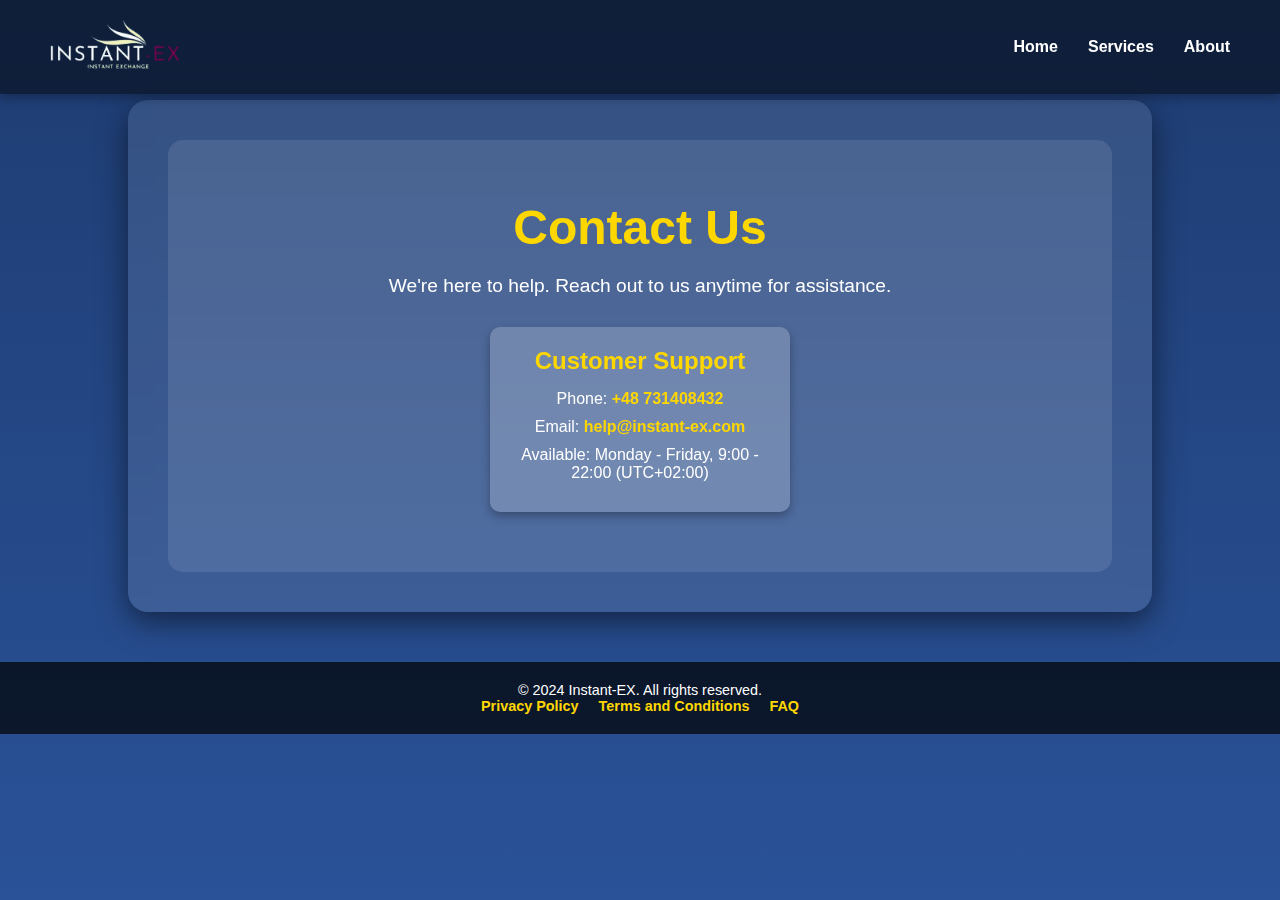
<file: contact.html>
<!DOCTYPE html>
<html lang="en">
<head>
    <meta charset="UTF-8">
    <meta name="viewport" content="width=device-width, initial-scale=1.0">
    <title>Contact Us - Instant-EX</title>
    <link rel="stylesheet" href="contact.css">
</head>
<body>
    <!-- Header Section -->
    <header>
        <div class="logo-container">
            <img src="image/logo.png" alt="Instant-EX Logo" class="header-logo">
        </div>
        <nav>
            <ul>
                <li><a href="index.html">Home</a></li>
                <li><a href="services.html">Services</a></li>
                <li><a href="about.html">About</a></li>
            </ul>
        </nav>
    </header>

    <!-- Contact Section -->
    <main class="contact-body">
        <section class="contact-section">
            <div class="contact-header">
                <h1>Contact Us</h1>
                <p>We're here to help. Reach out to us anytime for assistance.</p>
            </div>
            <div class="contact-content">
                <div class="contact-item">
                    <h3>Customer Support</h3>
                    <p>Phone: <a href="tel:+48731408432">+48 731408432</a></p>
                    <p>Email: <a href="mailto:help@instant-ex.com">help@instant-ex.com</a></p>
                    <p>Available: Monday - Friday, 9:00 - 22:00 (UTC+02:00)</p>
                </div>
            </div>
        </section>
    </main>

    <!-- Footer -->
    <footer>
        <p>&copy; 2024 Instant-EX. All rights reserved.</p>
        <ul>
            <li><a href="policy.html">Privacy Policy</a></li>
            <li><a href="conditions.html">Terms and Conditions</a></li>
            <li><a href="#">FAQ</a></li>
        </ul>
    </footer>
</body>
</html>
</file>
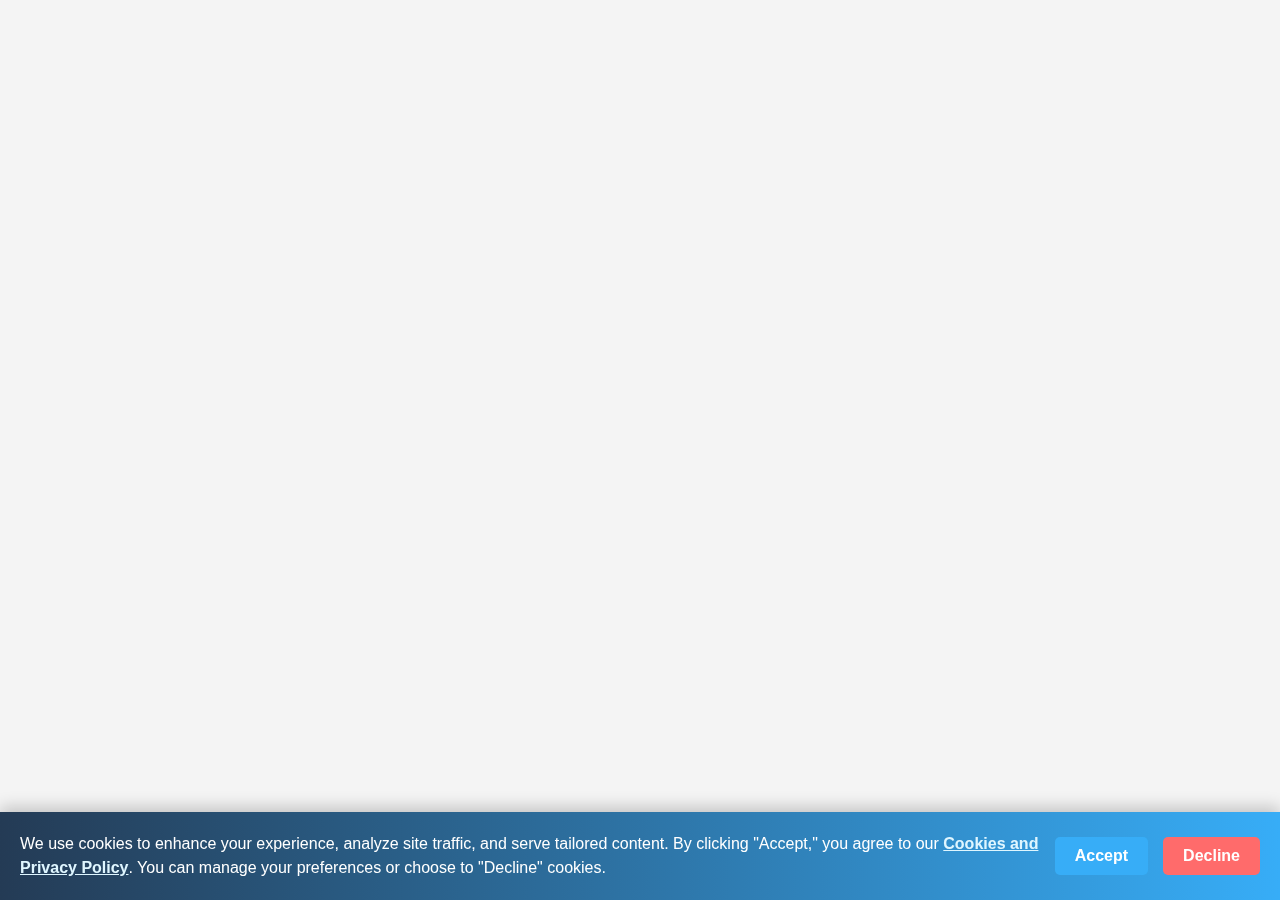
<file: cookies.html>
<!DOCTYPE html>
<html lang="en">
<head>
    <meta charset="UTF-8">
    <meta name="viewport" content="width=device-width, initial-scale=1.0">
    <title>Cookies Consent - Instant-EX</title>
    <link rel="stylesheet" href="cookies.css"> <!-- Link to your cookies.css file -->
</head>
<body>

    <!-- Cookies Consent Banner -->
    <div class="cookies-banner">
        <p>
            We use cookies to enhance your experience, analyze site traffic, and serve tailored content. By clicking "Accept," you agree to our 
            <a href="policy.html" target="_blank">Cookies and Privacy Policy</a>. 
            You can manage your preferences or choose to "Decline" cookies.
        </p>
        <div class="buttons">
            <button id="accept-btn">Accept</button>
            <button id="decline-btn">Decline</button>
        </div>
    </div>

    <!-- Script to Handle Button Clicks -->
    <script>
        document.getElementById('accept-btn').addEventListener('click', function() {
            // Redirect to the homepage
            window.location.href = "index.html";
        });

        document.getElementById('decline-btn').addEventListener('click', function() {
            // Redirect to a sign-off or goodbye page
            window.location.href = "goodbye.html";
        });
    </script>

</body>
</html>
</file>
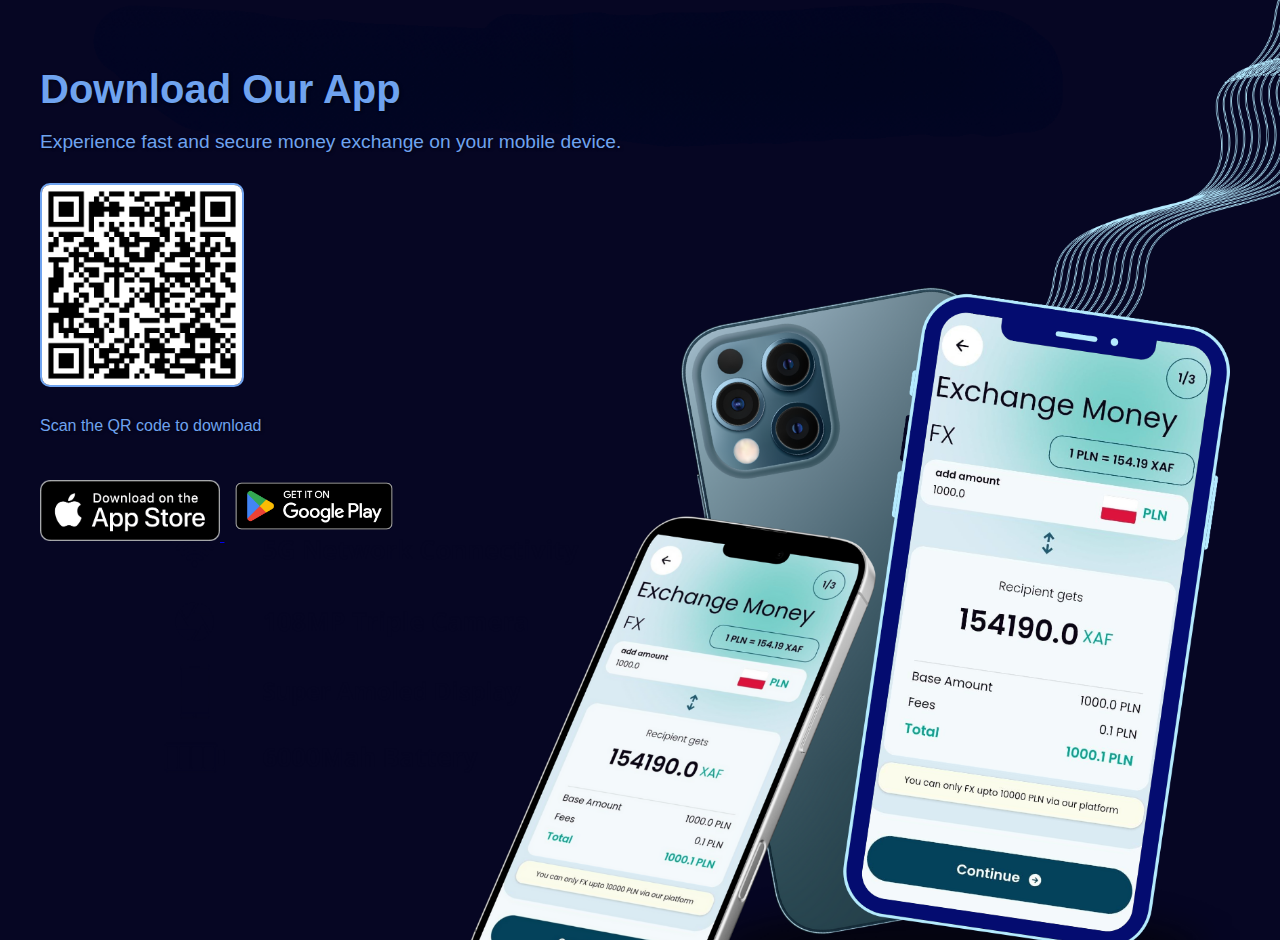
<file: download.html>
<!DOCTYPE html>
<html lang="en">
<head>
    <meta charset="UTF-8">
    <meta name="viewport" content="width=device-width, initial-scale=1.0">
    <title>Download Our App</title> 
    <link rel="stylesheet" href="download.css">

</head>
<body>
    <div class="container">
        <!-- Header Section -->
        <h1 class="header-title">Download Our App</h1>
        <p class="header-subtitle">Experience fast and secure money exchange on your mobile device.</p>

        <!-- QR Code and Download Buttons -->
        <div class="qr-and-app-buttons">
            <div class="qr-code">
                <img src="image/qr-code.png" alt="QR Code to download the app">
                <p>Scan the QR code to download</p>
            </div>
            <div class="app-buttons">
                <a href="https://play.google.com/store/apps/details?id=com.instantextransfermoney.mobileapp" target="_blank" aria-label="Download on the App Store">
                    <img src="image/Apple-Badge.png" alt="Download on the App Store">
                </a>
                <a href="https://play.google.com/store/apps/details?id=com.instantextransfermoney.mobileapp" target="_blank" aria-label="Get it on Google Play">
                    <img src="image/google-play-badge.png" alt="Get it on Google Play">
                </a>
            </div>
            
        </div>

        
    </div>
</body>
</html>
</file>
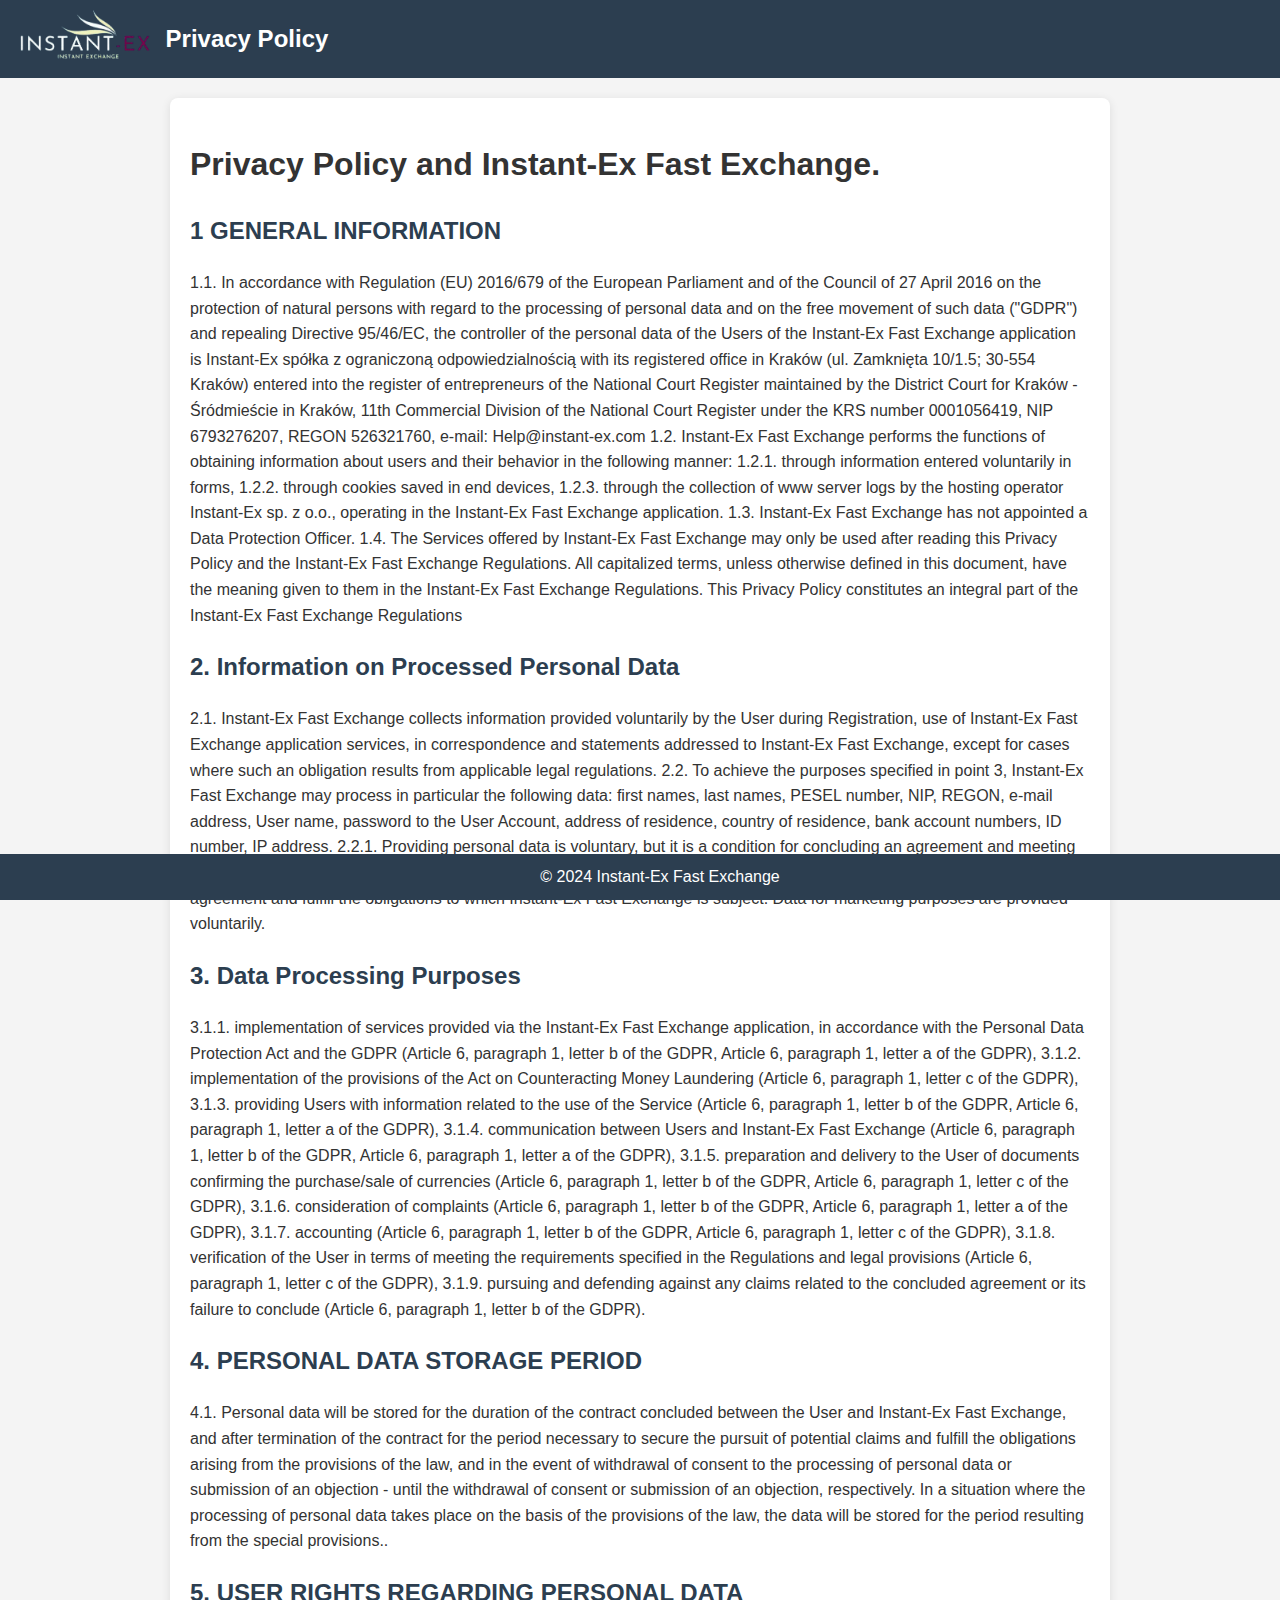
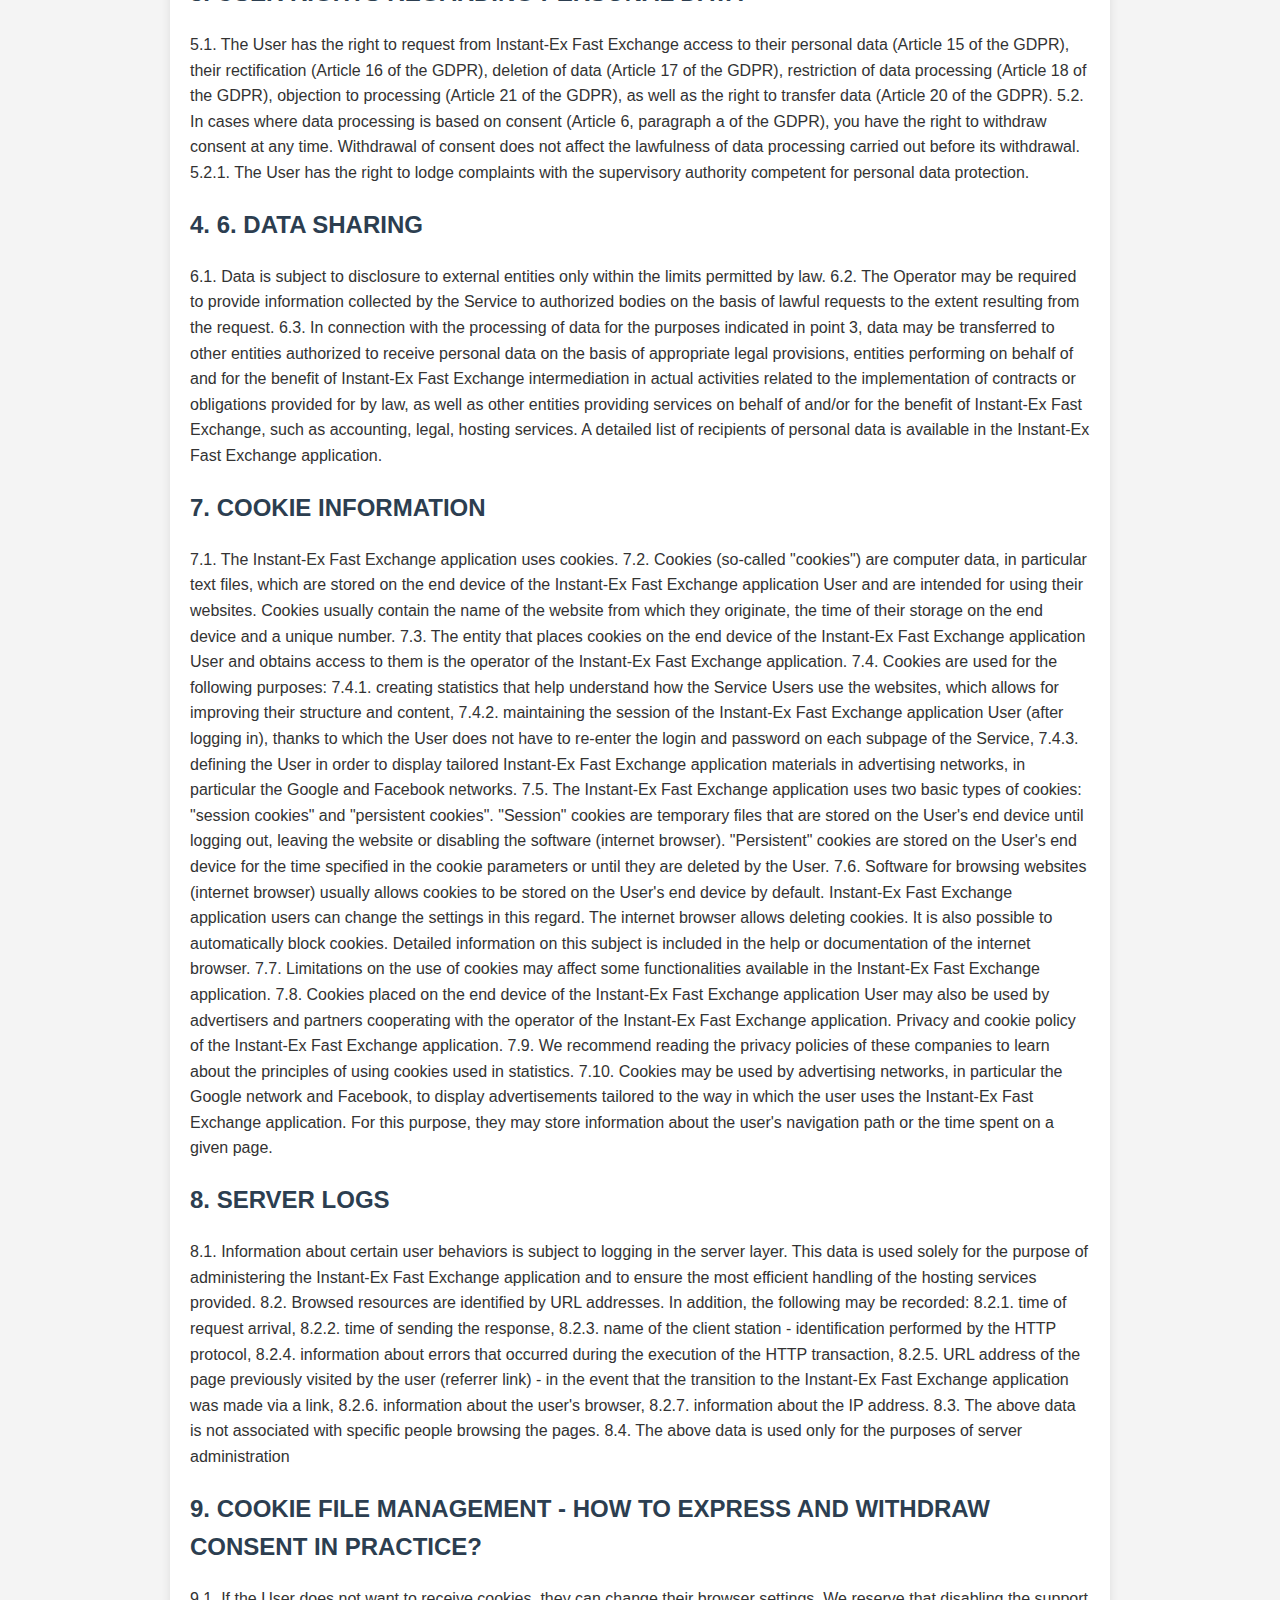
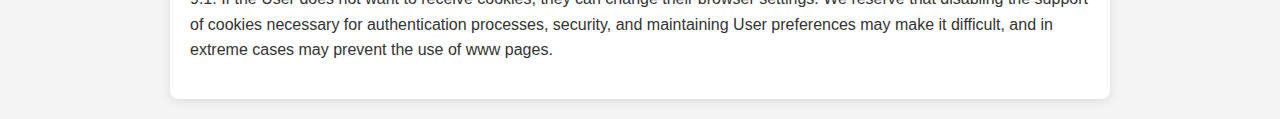
<file: policy.html>
<!DOCTYPE html>
<html lang="en">
<head>
    <meta charset="UTF-8">
    <meta name="viewport" content="width=device-width, initial-scale=1.0">
    <title>Privacy Policy - Instant-Ex Fast Exchange</title>
    <style>
        body {
            font-family: Arial, sans-serif;
            line-height: 1.6;
            margin: 0;
            padding: 0;
            background-color: #f4f4f4;
            color: #333;
        }
        header {
            background-color: #2c3e50;
            color: #fff;
            padding: 10px 20px;
            display: flex;
            align-items: center;
        }
        header img {
            height: 50px;
            margin-right: 15px;
        }
        header h1 {
            margin: 0;
            font-size: 1.5rem;
        }
        header a {
            text-decoration: none;
            color: white;
        }
        main {
            max-width: 900px;
            margin: 20px auto;
            padding: 20px;
            background: #fff;
            border-radius: 8px;
            box-shadow: 0 2px 10px rgba(0, 0, 0, 0.1);
        }
        h2 {
            color: #2c3e50;
        }
        ul {
            padding-left: 20px;
        }
        ul li {
            margin-bottom: 10px;
        }
        footer {
            text-align: center;
            padding: 10px 20px;
            background: #2c3e50;
            color: #fff;
            position: fixed;
            bottom: 0;
            width: 100%;
        }
    </style>
</head>
<body>
    <header>
        <a href="index.html"><img src="image/logo.png" alt="Instant-Ex Fast Exchange Logo"></a>
        <h1>Privacy Policy</h1>
    </header>
    <main>
        <h1> Privacy Policy and Instant-Ex Fast Exchange.</h1>
        <h2>1 GENERAL INFORMATION</h2>
        <p>1.1. In accordance with Regulation (EU) 2016/679 of the European Parliament and of the Council of 27 April 2016 on the protection of natural persons with regard to the processing of personal data and on the free movement of such data ("GDPR") and repealing Directive 95/46/EC, the controller of the personal data of the Users of the Instant-Ex Fast Exchange application is Instant-Ex spółka z ograniczoną odpowiedzialnością with its registered office in Kraków (ul. Zamknięta 10/1.5; 30-554 Kraków) entered into the register of entrepreneurs of the National Court Register maintained by the District Court for Kraków - Śródmieście in Kraków, 11th Commercial Division of the National Court Register under the KRS number 0001056419, NIP 6793276207, REGON 526321760, e-mail: Help@instant-ex.com
            1.2. Instant-Ex Fast Exchange performs the functions of obtaining information about users and their behavior in the following manner:
            1.2.1. through information entered voluntarily in forms,
            1.2.2. through cookies saved in end devices,
            1.2.3. through the collection of www server logs by the hosting operator Instant-Ex sp. z o.o., operating in the Instant-Ex Fast Exchange application.
            1.3. Instant-Ex Fast Exchange has not appointed a Data Protection Officer.
            1.4. The Services offered by Instant-Ex Fast Exchange may only be used after reading this Privacy Policy and the Instant-Ex Fast Exchange Regulations. All capitalized terms, unless otherwise defined in this document, have the meaning given to them in the Instant-Ex Fast Exchange Regulations. This Privacy Policy constitutes an integral part of the Instant-Ex Fast Exchange Regulations
            </p>
        <!-- Add all the sections here -->
        <h2>2. Information on Processed Personal Data</h2>
        <p>2.1. Instant-Ex Fast Exchange collects information provided voluntarily by the User during Registration, use of Instant-Ex Fast Exchange application services, in correspondence and statements addressed to Instant-Ex Fast Exchange, except for cases where such an obligation results from applicable legal regulations.
            2.2. To achieve the purposes specified in point 3, Instant-Ex Fast Exchange may process in particular the following data: first names, last names, PESEL number, NIP, REGON, e-mail address, User name, password to the User Account, address of residence, country of residence, bank account numbers, ID number, IP address.
            2.2.1. Providing personal data is voluntary, but it is a condition for concluding an agreement and meeting the requirements resulting from legal regulations. Failure to provide this personal data will result in the inability to conclude an agreement and fulfill the obligations to which Instant-Ex Fast Exchange is subject. Data for marketing purposes are provided voluntarily.
            </p>
        <h2>3. Data Processing Purposes</h2>
        </p>3.1.1. implementation of services provided via the Instant-Ex Fast Exchange application, in accordance with the Personal Data Protection Act and the GDPR (Article 6, paragraph 1, letter b of the GDPR, Article 6, paragraph 1, letter a of the GDPR),

        3.1.2. implementation of the provisions of the Act on Counteracting Money Laundering (Article 6, paragraph 1, letter c of the GDPR),
        
        3.1.3. providing Users with information related to the use of the Service (Article 6, paragraph 1, letter b of the GDPR, Article 6, paragraph 1, letter a of the GDPR),
        
        3.1.4. communication between Users and Instant-Ex Fast Exchange (Article 6, paragraph 1, letter b of the GDPR, Article 6, paragraph 1, letter a of the GDPR),
        
        3.1.5. preparation and delivery to the User of documents confirming the purchase/sale of currencies (Article 6, paragraph 1, letter b of the GDPR, Article 6, paragraph 1, letter c of the GDPR),
        3.1.6. consideration of complaints (Article 6, paragraph 1, letter b of the GDPR, Article 6, paragraph 1, letter a of the GDPR),
        3.1.7. accounting (Article 6, paragraph 1, letter b of the GDPR, Article 6, paragraph 1, letter c of the GDPR),
        3.1.8. verification of the User in terms of meeting the requirements specified in the Regulations and legal provisions (Article 6, paragraph 1, letter c of the GDPR),
        3.1.9. pursuing and defending against any claims related to the concluded agreement or its failure to conclude (Article 6, paragraph 1, letter b of the GDPR).
        
        </p>
        <h2>4. PERSONAL DATA STORAGE PERIOD </h2>
    </p> 4.1. Personal data will be stored for the duration of the contract concluded between the User and Instant-Ex Fast Exchange, and after termination of the contract for the period necessary to secure the pursuit of potential claims and fulfill the obligations arising from the provisions of the law, and in the event of withdrawal of consent to the processing of personal data or submission of an objection - until the withdrawal of consent or submission of an objection, respectively. In a situation where the processing of personal data takes place on the basis of the provisions of the law, the data will be stored for the period resulting from the special provisions..</p>
    <h2>5. USER RIGHTS REGARDING PERSONAL DATA</h2>
</p>5.1. The User has the right to request from Instant-Ex Fast Exchange access to their personal data (Article 15 of the GDPR), their rectification (Article 16 of the GDPR), deletion of data (Article 17 of the GDPR), restriction of data processing (Article 18 of the GDPR), objection to processing (Article 21 of the GDPR), as well as the right to transfer data (Article 20 of the GDPR).
5.2. In cases where data processing is based on consent (Article 6, paragraph a of the GDPR), you have the right to withdraw consent at any time. Withdrawal of consent does not affect the lawfulness of data processing carried out before its withdrawal.
5.2.1. The User has the right to lodge complaints with the supervisory authority competent for personal data protection.

</p>
<h2>4. 6. DATA SHARING </h2>
</p>6.1. Data is subject to disclosure to external entities only within the limits permitted by law.
6.2. The Operator may be required to provide information collected by the Service to authorized bodies on the basis of lawful requests to the extent resulting from the request.
6.3. In connection with the processing of data for the purposes indicated in point 3, data may be transferred to other entities authorized to receive personal data on the basis of appropriate legal provisions, entities performing on behalf of and for the benefit of Instant-Ex Fast Exchange intermediation in actual activities related to the implementation of contracts or obligations provided for by law, as well as other entities providing services on behalf of and/or for the benefit of Instant-Ex Fast Exchange, such as accounting, legal, hosting services. A detailed list of recipients of personal data is available in the Instant-Ex Fast Exchange application.

</p>
<h2>
    7. COOKIE INFORMATION
     </h2>
    </p>7.1. The Instant-Ex Fast Exchange application uses cookies.
    7.2. Cookies (so-called "cookies") are computer data, in particular text files, which are stored on the end device of the Instant-Ex Fast Exchange application User and are intended for using their websites. Cookies usually contain the name of the website from which they originate, the time of their storage on the end device and a unique number.
    7.3. The entity that places cookies on the end device of the Instant-Ex Fast Exchange application User and obtains access to them is the operator of the Instant-Ex Fast Exchange application.
    7.4. Cookies are used for the following purposes:
    7.4.1. creating statistics that help understand how the Service Users use the websites, which allows for improving their structure and content,
    7.4.2. maintaining the session of the Instant-Ex Fast Exchange application User (after logging in), thanks to which the User does not have to re-enter the login and password on each subpage of the Service,
    7.4.3. defining the User in order to display tailored Instant-Ex Fast Exchange application materials in advertising networks, in particular the Google and Facebook networks.
    7.5. The Instant-Ex Fast Exchange application uses two basic types of cookies: "session cookies" and "persistent cookies". "Session" cookies are temporary files that are stored on the User's end device until logging out, leaving the website or disabling the software (internet browser). "Persistent" cookies are stored on the User's end device for the time specified in the cookie parameters or until they are deleted by the User.
    7.6. Software for browsing websites (internet browser) usually allows cookies to be stored on the User's end device by default. Instant-Ex Fast Exchange application users can change the settings in this regard. The internet browser allows deleting cookies. It is also possible to automatically block cookies. Detailed information on this subject is included in the help or documentation of the internet browser.
    7.7. Limitations on the use of cookies may affect some functionalities available in the Instant-Ex Fast Exchange application.
7.8. Cookies placed on the end device of the Instant-Ex Fast Exchange application User may also be used by advertisers and partners cooperating with the operator of the Instant-Ex Fast Exchange application. Privacy and cookie policy of the Instant-Ex Fast Exchange application.
7.9. We recommend reading the privacy policies of these companies to learn about the principles of using cookies used in statistics.
7.10. Cookies may be used by advertising networks, in particular the Google network and Facebook, to display advertisements tailored to the way in which the user uses the Instant-Ex Fast Exchange application. For this purpose, they may store information about the user's navigation path or the time spent on a given page.

</p>
<h2>8. SERVER LOGS</h2>
</p>8.1. Information about certain user behaviors is subject to logging in the server layer. This data is used solely for the purpose of administering the Instant-Ex Fast Exchange application and to ensure the most efficient handling of the hosting services provided.
8.2. Browsed resources are identified by URL addresses. In addition, the following may be recorded: 8.2.1. time of request arrival,
8.2.2. time of sending the response,
8.2.3. name of the client station - identification performed by the HTTP protocol,
8.2.4. information about errors that occurred during the execution of the HTTP transaction,
8.2.5. URL address of the page previously visited by the user (referrer link) - in the event that the transition to the Instant-Ex Fast Exchange application was made via a link,
8.2.6. information about the user's browser,
8.2.7. information about the IP address.
8.3. The above data is not associated with specific people browsing the pages.
8.4. The above data is used only for the purposes of server administration

</p>
<h2>9. COOKIE FILE MANAGEMENT - HOW TO EXPRESS AND WITHDRAW CONSENT IN PRACTICE?</h2>
</p>9.1. If the User does not want to receive cookies, they can change their browser settings. We reserve that disabling the support of cookies necessary for authentication processes, security, and maintaining User preferences may make it difficult, and in extreme cases may prevent the use of www pages.


</p>




         
    </main>
    <footer>
        © 2024 Instant-Ex Fast Exchange
    </footer>
</body>
</html>
</file>
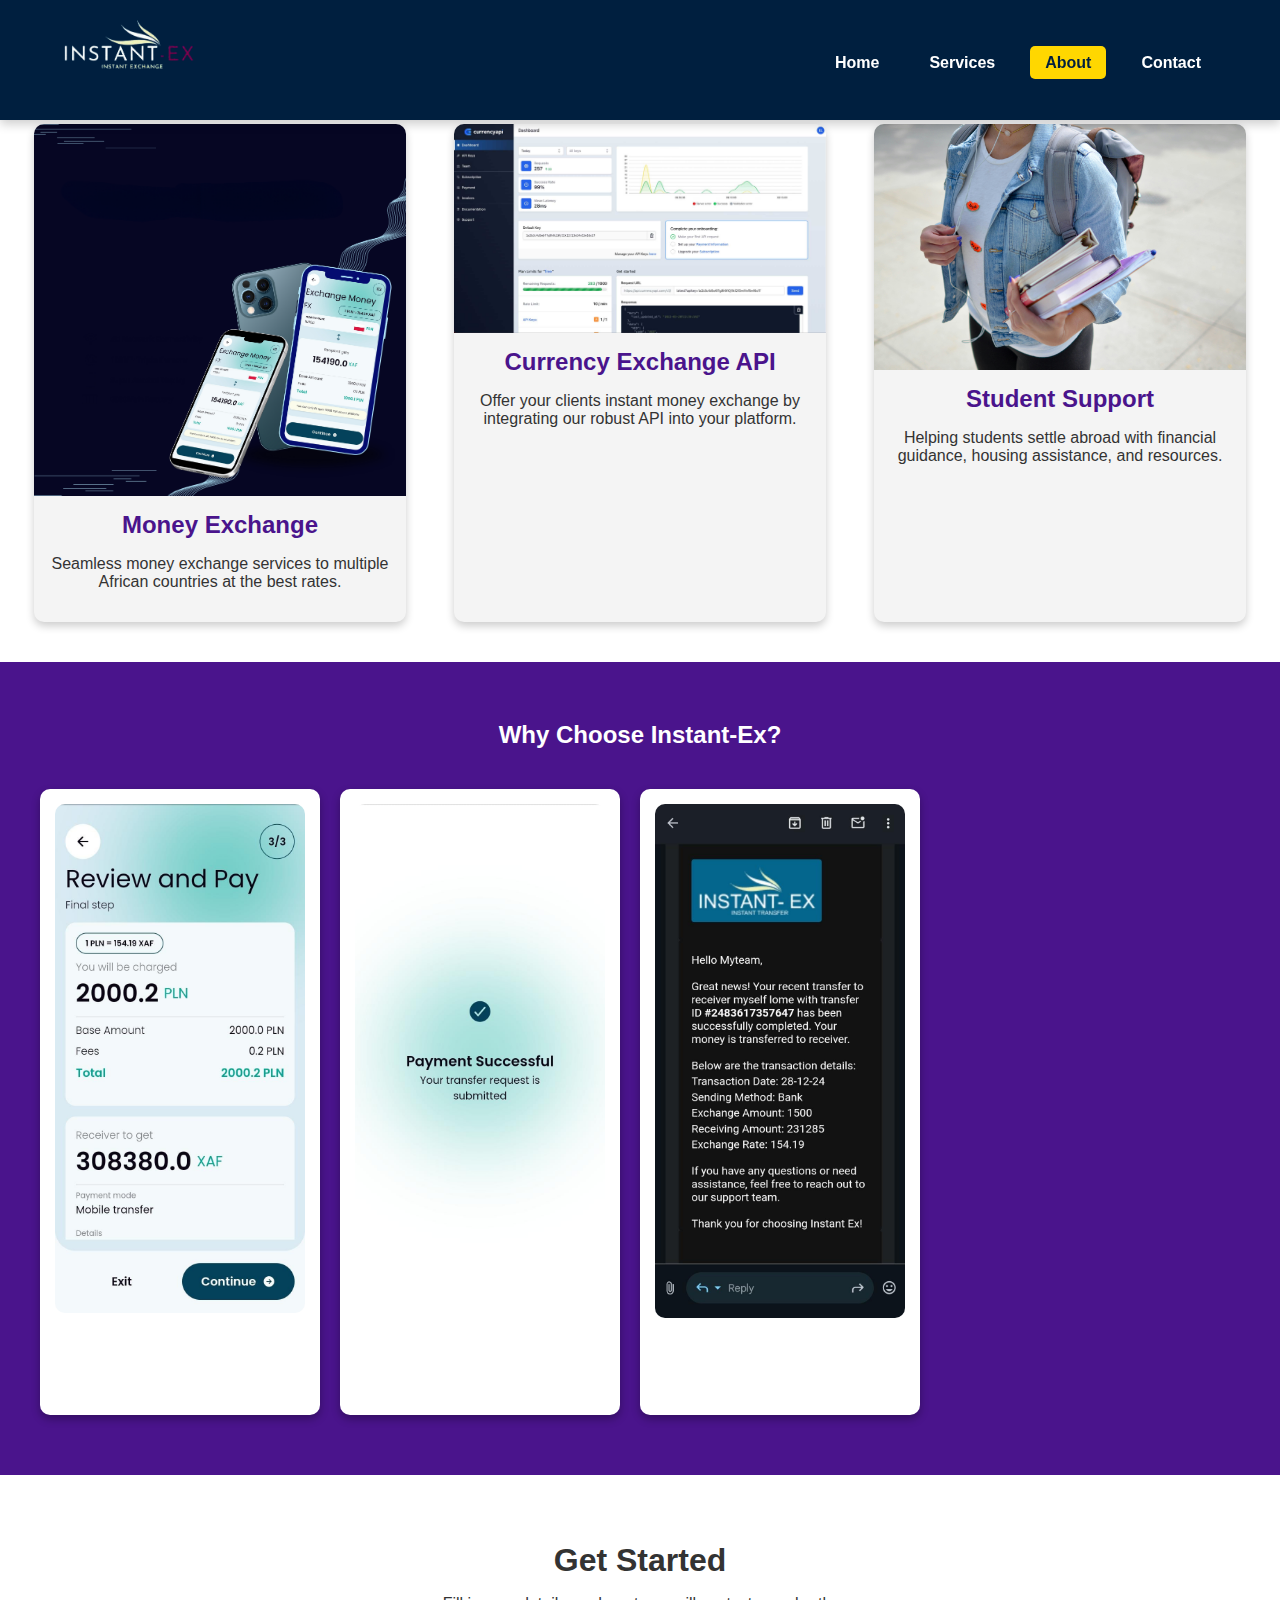
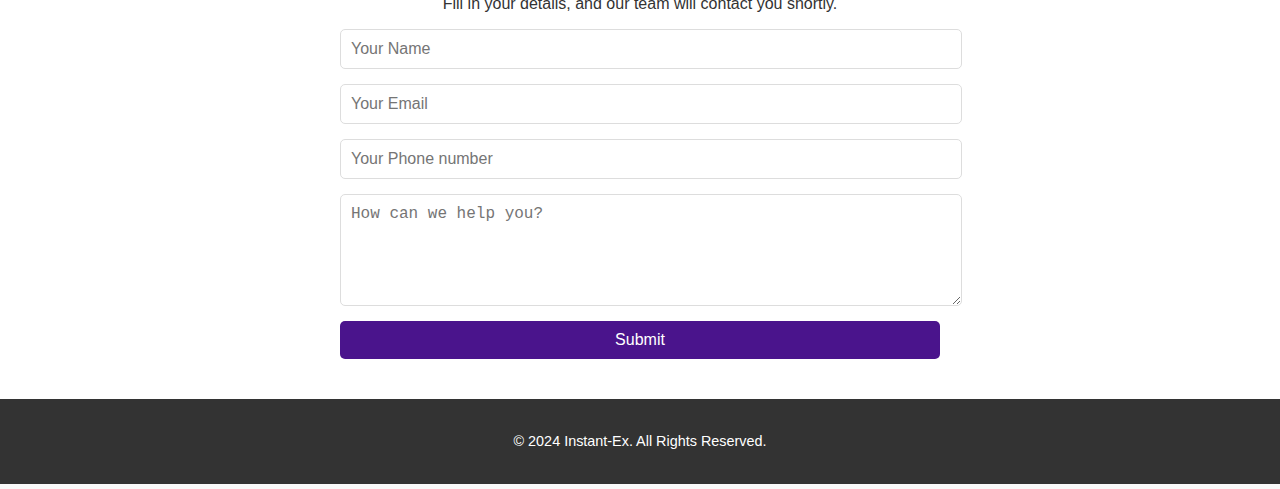
<file: services.html>
<!DOCTYPE html>
<html lang="en">
<head>
    <meta charset="UTF-8">
    <meta name="viewport" content="width=device-width, initial-scale=1.0">
    <title>Our Services - Instant-Ex</title>
    <link rel="stylesheet" href="services.css">
</head>
<body>
    <!-- Header Section -->
    <header>
        <div class="header-container">
          <div class="logo-container">
            <a href="index.html">
              <img src="image/logo.png" alt="Instant-Ex Logo" class="header-logo">
            </a>
          </div>
          <nav>
            <ul>
              <li><a href="index.html">Home</a></li>
              <li><a href="services.html">Services</a></li>
              <li><a href="about.html" class="active">About</a></li>
              <li><a href="contact.html">Contact</a></li>
            </ul>
          </nav>
        </div>
      </header>
   

    <!-- Services Section -->
    <section class="services-section">
        <h2>What We Offer</h2>
        <div class="services-container">
            <!-- Service 1 -->
            <div class="service">
                <img src="image/instant-ex-back.png" alt="Money Exchange">
                <h3>Money Exchange</h3>
                <p>Seamless money exchange services to multiple African countries at the best rates.</p>
            </div>
            <!-- Service 2 -->
            <div class="service">
                <img src="image/api1.jpeg" alt="Currency Exchange API">
                <h3>Currency Exchange API</h3>
                <p>Offer your clients instant money exchange by integrating our robust API into your platform.</p>
            </div>
            <!-- Service 3 -->
            <div class="service">
                <img src="image/Student.jpg" alt="Student Abroad Support">
                <h3>Student Support</h3>
                <p>Helping students settle abroad with financial guidance, housing assistance, and resources.</p>
            </div>
        </div>
    </section>

    <!-- Animated Slider Section -->
    <section class="slider-section">
        <h2>Why Choose Instant-Ex?</h2>
        <div class="slider">
            <div class="slide">
                <img src="image/pay.jpg" alt="Secure Transfers">
                <p>Highly secure and reliable transactions.</p>
            </div>
            <div class="slide">
                <img src="image/fast.jpg" alt="Fast Transactions">
                <p>Fast money exchange to multiple destinations.</p>
            </div>
            <div class="slide">
                <img src="image/sucess.jpg" alt="Customer Support">
                <p>24/7 customer support for all your needs.</p>
            </div>
        </div>
    </section>

    <!-- Get Started Section -->
    <section class="get-started">
        <h2>Get Started</h2>
        <p>Fill in your details, and our team will contact you shortly.</p>
        <form action="#" method="post" class="get-started-form">
            <input type="text" name="name" placeholder="Your Name" required>
            <input type="email" name="email" placeholder="Your Email" required>
            <input type="Phone number" name="phone" placeholder="Your Phone number" required>
            <textarea name="message" placeholder="How can we help you?" rows="5" required></textarea>
            <button type="submit">Submit</button>
        </form>
    </section>

    <!-- Footer -->
    <footer class="footer">
        <p>&copy; 2024 Instant-Ex. All Rights Reserved.</p>
    </footer>

    <script src="services.js"></script>
</body>
</html>
</file>
<file: Home.css>
body {
    margin: 0;
    font-family: Arial, sans-serif;
    background-color: #ffffff;
    color: #333333;
}

header {
  background-color: #001f3f; /* Navy blue background */
    color: #ffffff;
    padding: 20px;
    display: flex;
    flex-direction: column;
}
.logo-container {
    display: flex;
    justify-content: center; /* Center the logo horizontally */
    align-items: center;
    padding: 10px 0 ;
}

.header-logo {
    height: auto; /* Adjust the height as needed */
    max-height: 40px;
    width: auto; /* Maintain the aspect ratio */
}

.auth-buttons {
    text-align: right;
    margin-bottom: 10px;
}

.auth-buttons .button {
    background-color: #ffffff;
    color: #007BFF;
    padding: 5px 15px;
    text-decoration: none;
    border-radius: 3px;
    font-size: 14px;
    margin-left: 10px;
    border: 1px solid #007BFF;
    display: inline-block;
}

.auth-buttons .button:hover {
    background-color: #007BFF;
    color: #ffffff;
}

.header-content {
    display: flex;
    justify-content: space-between;
    align-items: center;
}

.header-content .logo {
    font-size: 24px;
    font-weight: bold;
}

.header-content nav ul {
    list-style: none;
    margin: 0;
    padding: 0;
    display: flex;
}

.header-content nav ul li {
    margin-left: 20px;
}

.header-content nav ul li a {
    color: #ffffff;
    text-decoration: none;
    font-weight: bold;
}
.auth-buttons {
  position: fixed; /* Keeps the button fixed in one position */
  top: 10px; /* Distance from the top */
  right: 20px; /* Distance from the right */
  z-index: 1000; /* Ensures it's above other elements */
}

.download-button {
  background-color: #6c63ff; /* Button background color */
  color: #fff; /* Text color */
  text-decoration: none; /* Remove underline */
  padding: 10px 20px; /* Space inside the button */
  border-radius: 5px; /* Rounded corners */
  font-size: 16px; /* Text size */
  font-weight: bold; /* Make the text bold */
  transition: background-color 0.3s ease; /* Smooth hover effect */
  box-shadow: 0 4px 6px rgba(0, 0, 0, 0.2); /* Adds a shadow for depth */
}

.download-button:hover {
  background-color: #4b47e6; /* Darker background on hover */
}

/*header */
/* Navigation Bar Styling */
nav {
    
    padding: 15px 20px;
    box-shadow: 0 2px 5px rgba(0, 0, 0, 0.1); /* Subtle shadow for depth */
}

nav ul {
    list-style: none;
    display: flex;
    justify-content: center; /* Center align the navigation links */
    margin: 0;
    padding: 0;
    gap: 20px; /* Space between navigation items */
}

nav ul li {
    position: relative;
}

nav ul li a {
    color: #FFFFFF; /* White text for the links */
    text-decoration: none; /* Remove underline */
    font-size: 1rem;
    font-weight: bold;
    text-transform: uppercase;
    transition: color 0.3s ease, transform 0.3s ease; /* Smooth hover effects */
}

/* Colorful Hover Effect */
nav ul li a:hover {
    color: #FFD700; /* Gold color on hover */
    transform: scale(1.1); /* Slight zoom effect */
}

/* Havoc Animation for Hover */
nav ul li a::before {
    content: '';
    position: absolute;
    bottom: 0;
    left: 0;
    width: 0;
    height: 3px;
    background: linear-gradient(45deg, #FFD700, #FF4500, #00FF7F, #1E90FF); /* Colorful gradient */
    transition: width 0.5s ease;
}

nav ul li a:hover::before {
    width: 100%; /* Expand underline on hover */
}




 /* hero content*/

.hero {
    position: relative;
    height: 100vh;
    background-image: url('image/main-pic.png'); /* Add your background image */
    background-size: cover;
    background-position: center;
    display: flex;
    flex-direction: column;
    align-items: flex-start;
    justify-content: center;
    padding-left: 40px;
    overflow: hidden;
}

.hero-content {
  max-width: 600px; /* Limite la largeur pour un bon rendu sur grand écran */
  text-align: left; /* Aligne le texte à gauche */
  margin-bottom: 60px; /* Ajoute de l'espace sous le contenu */
  margin-left: 20px;
}
/* Titre */
.titleh1 {
  font-size: 2.5rem; /* Taille du titre */
  margin-bottom: 10px; /* Espacement sous le titre */
  color: #007BFF; /* Couleur bleue pour le titre */
}

/* Sous-titre */
.hero h2 {
  font-size: 1.8rem; /* Taille du sous-titre */
  margin-bottom: 15px; /* Espacement sous le sous-titre */
  color:white;
}

/* Paragraphe */
.hero p {
  font-size: 1.2rem;
  line-height: 1.5;
  max-width: 500px;
  color:white; 
}
 /* Conversion Form Styling */
.conversion-form {
  position: absolute;
  bottom: 20px;
  right: 20px;
  padding: 20px;
  background: rgba(255, 255, 255, 0.9); /* Glass effect */
  border-radius: 15px;
  backdrop-filter: blur(10px); /* Glassmorphism effect */
  box-shadow: 0 4px 6px rgba(0, 0, 0, 0.1);
  width: 350px;
  color: #333333;
  display: flex;
  flex-direction: column;
  gap: 10px;
}

.conversion-form h1 {
  font-size: 24px;
  margin-bottom: 20px;
  color: #333;
}

.form-container {
  display: flex;
  flex-direction: column;
  align-items: center;
}

.conversion-group {
  display: flex;
  align-items: center;
  justify-content: space-between;
  width: 100%;
  margin-bottom: 15px;
}

.form-group {
  display: flex;
  align-items: center;
  width: 100%;
}

.form-group label {
  font-size: 16px;
  margin-right: 10px;
  width: 30%;
}

.form-group input[type="number"],
.form-group select,
.form-group input[type="text"] {
  padding: 10px;
  font-size: 16px;
  border-radius: 5px;
  border: 1px solid #ddd;
  margin-right: 10px;
  width: calc(50% - 20px);
}

.form-group input[type="text"] {
  background-color: #f9f9f9;
  color: #666;
  border: 1px solid #ccc;
}

/* Conversion Screen */
.conversion-screen {
  background: #f9f9f9;
  padding: 20px;
  border-radius: 10px;
  width: 300px;
  box-shadow: 0 4px 8px rgba(0, 0, 0, 0.1);
  position: absolute;
  right: 20px;
  top: 20px;
  text-align: left;
}

.conversion-screen h1 {
  font-size: 20px;
  margin-bottom: 20px;
  color: #333;
  text-align: center;
}

/* Input Section */
.conversion-input label,
.from-currency label,
.to-currency label {
  font-size: 14px;
  font-weight: bold;
  color: #333;
}

.conversion-input input {
  width: 100%;
  padding: 10px;
  margin-top: 5px;
  font-size: 16px;
  border: 1px solid #ddd;
  border-radius: 5px;
  margin-bottom: 15px;
}

/* Currency Dropdowns */
.from-currency,
.to-currency {
  margin-bottom: 15px;
}

.from-currency select,
.to-currency select {
  width: 100%;
  padding: 10px;
  font-size: 16px;
  border: 1px solid #ddd;
  border-radius: 5px;
}

/* Results Section */
.conversion-results {
  margin: 20px 0;
  background: #fff;
  border-radius: 10px;
  padding: 15px;
  box-shadow: 0 2px 4px rgba(0, 0, 0, 0.1);
}

.conversion-results h2 {
  font-size: 18px;
  margin-bottom: 10px;
  color: #333;
}

.conversion-results p {
  font-size: 16px;
  color: #007BFF;
  font-weight: bold;
}
.vertical-box {
  background-color: #2e2e50; /* Dark blue background */
  color: #ffffff; /* White text */
  width: 280px; /* Fixed width for the box */
  padding: 20px;
  border-radius: 10px; /* Rounded corners */
  box-shadow: 0px 5px 15px rgba(0, 0, 0, 0.5); /* Shadow for the box */
  display: flex;
  flex-direction: column; /* Stack content vertically */
  justify-content: space-between; /* Space between content */
  height: auto; /* Adjust height based on content */
}

/* Main message styling */
.main-message {
  font-size: 16px;
  font-weight: bold;
  margin-bottom: 15px;
}

.main-message span {
  color: #f0d860; /* Highlighted text in yellow */
}

/* Sub-message styling */
.sub-message {
  font-size: 14px;
  color: #dddddd;
  margin-bottom: 20px;
}

/* QR Code Styling */
.qr-container {
  text-align: center;
}

.qr-code {
  width: 120px;
  height: 120px;
  border: 3px solid #ffffff; /* White border for QR Code */
  border-radius: 8px;
  box-shadow: 0px 5px 10px rgba(0, 0, 0, 0.5); /* Shadow for QR Code */
  margin-bottom: 10px;
}

.scan-message {
  font-size: 14px;
  color: #f0d860; /* Yellow color for scan message */
  font-weight: bold;
}
/* Fee Section */
.conversion-fee p {
  margin: 10px 0;
  font-size: 14px;
  color: #333;
  display: flex;
  justify-content: space-between;
}

/* Button */
.convert-btn {
  background-color: #007BFF;
  color: #fff;
  padding: 12px 20px;
  font-size: 16px;
  border-radius: 5px;
  border: none;
  cursor: pointer;
  width: 100%;
}

.convert-btn:hover {
  background-color: #0056b3;
}


/* Responsive Design */
@media (max-width: 768px) {
  .conversion-form {
      position: static;
      width: 100%;
      margin-top: 20px;
      padding: 15px;
  }
}
/* Get Started Screen */
.get-started-screen {
  position: fixed;
  top: 0;
  left: 0;
  width: 100%;
  height: 100%;
  background-color: rgba(0, 0, 0, 0.8); /* Semi-transparent background */
  display: flex;
  justify-content: center;
  align-items: center;
  z-index: 999;
}

.hidden {
  display: none; /* Hidden by default */
}

.get-started-content {
  background: white;
  padding: 30px;
  border-radius: 10px;
  max-width: 500px;
  text-align: center;
  box-shadow: 0 4px 10px rgba(0, 0, 0, 0.3);
}

.get-started-content h1 {
  font-size: 24px;
  margin-bottom: 20px;
  color: #007BFF;
}

.get-started-content p {
  font-size: 16px;
  color: #333;
  margin-bottom: 20px;
  line-height: 1.5;
}

.app-stores {
  display: flex;
  justify-content: center;
  gap: 15px;
  margin: 20px 0;
}

.store-badge {
  width: 150px;
  height: auto;
}

.back-btn {
  background-color: #007BFF;
  color: white;
  border: none;
  padding: 10px 20px;
  font-size: 16px;
  border-radius: 5px;
  cursor: pointer;
  transition: background-color 0.3s ease;
}

.back-btn:hover {
  background-color: #0056b3;
}



.form-group {
    display: flex;
    align-items: center;
    width: 100%;
}

.form-group label {
    font-size: 16px;
    margin-right: 10px;
    width: 30%;
}

.form-group input[type="number"],
.form-group select,
.form-group input[type="text"] {
    padding: 10px;
    font-size: 16px;
    border-radius: 5px;
    border: 1px solid #ddd;
    margin-right: 10px;
    width: calc(50% - 20px);
}

.form-group input[type="text"] {
    background-color: #f9f9f9;
    color: #666;
    border: 1px solid #ccc;
}

.get-started-btn {
    background-color: #007BFF;
    color: #ffffff;
    padding: 12px 20px;
    font-size: 16px;
    border-radius: 5px;
    border: none;
    cursor: pointer;
    text-align: center;
    margin-top: 20px;
    align-self: center;
    width: 100%;
}
@media (max-width: 768px) {
  .hero {
    display: flex;
    flex-direction: column;
    justify-content: space-between; /* Espace le contenu entre le haut et le bas */
    height: 100vh; /* Utilise toute la hauteur de l'écran */
    padding: 20px;
  }

  .hero .titleh1 {
      font-size: 1.8rem; /* Ajuste la taille du titre pour les petits écrans */
      color: white;
  }

  .hero h2 {
      font-size: 1.3rem; /* Ajuste la taille du sous-titre */
  }

  .hero p {
      font-size: 1rem; /* Réduction de la taille du texte */
  }
  .conversion-form {
    bottom: 20px; /* Ajuste la position du formulaire */
    right: 10px;
    width: calc(100% - 40px); /* Assure que le formulaire ne dépasse pas les bords */
  }

  .glassmorphism-container {
    width: calc(100% - 40px); /* Assure que le container ne dépasse pas les bords */
    bottom: 10px;
    right: 10px;
}
}
/* end of the hero*/

/*.get-started-btn:hover {
    background-color: #0056b3;
}*/

footer {
    background-color: #37adf7;;
    color: #ffffff;
    text-align: center;
    padding: 20px 0;
    position: relative;
    bottom: 0;
    width: 100%;
    box-shadow: 0 -2px 6px rgba(0, 0, 0, 0.1);
    font-size: 14px;
}

footer p {
    margin: 0;
    font-weight: bold;
}

footer ul {
    list-style: none;
    padding: 0;
    margin: 10px 0 0 0;
    display: flex;
    justify-content: center;
}

footer ul li {
    margin: 0 15px;
}

footer ul li a {
    color: #ffffff;
    text-decoration: none;
    font-weight: normal;
}

footer ul li a:hover {
    text-decoration: underline;
}

.conversion-form h1, 
.conversion-form h2, 
.conversion-form h3, 
.conversion-form h4, 
.conversion-form h5, 
.conversion-form h6, 
.conversion-form label {
    color: #ffffff; /* Set text color to white specifically inside the glassmorphism container */
}



/* CSS */
.get-started-btn {
  padding: 0.6em 2em;
  border: none;
  outline: none;
  color: rgb(255, 255, 255);
background-color: #007BFF;
  cursor: pointer;
  position: relative;
  z-index: 0;
  border-radius: 10px;
  user-select: none;
  -webkit-user-select: none;
  touch-action: manipulation;
}

.get-started-btn:before {
  content: "";
  background: linear-gradient(
    45deg,
    #ff0000,
    #ff7300,
    #fffb00,
    #48ff00,
    #00ffd5,
    #002bff,
    #7a00ff,
    #ff00c8,
    #ff0000
  );
  position: absolute;
  top: -2px;
  left: -2px;
  background-size: 400%;
  z-index: -1;
  filter: blur(5px);
  -webkit-filter: blur(5px);
  width: calc(100% + 4px);
  height: calc(100% + 4px);
  animation: glowing-button-85 20s linear infinite;
  transition: opacity 0.3s ease-in-out;
  border-radius: 10px;
}

@keyframes glowing-button-85 {
  0% {
    background-position: 0 0;
  }
  50% {
    background-position: 400% 0;
  }
  100% {
    background-position: 0 0;
  }
}

.get-started-btn:after {
  z-index: -1;
  content: "";
  position: absolute;
  width: 100%;
  height: 100%;
  background: #37adf7;;
  left: 0;
  top: 0;
  border-radius: 10px;
}





/* signIn button */
.signIn {
  align-items: center;
  appearance: none;
  background-image: radial-gradient(100% 100% at 100% 0, #5adaff 0, #5468ff 100%);
  border: 0;
  border-radius: 6px;
  box-shadow: rgba(45, 35, 66, .4) 0 2px 4px,rgba(45, 35, 66, .3) 0 7px 13px -3px,rgba(58, 65, 111, .5) 0 -3px 0 inset;
  box-sizing: border-box;
  color: #fff;
  cursor: pointer;
  display: inline-flex;
  font-family: "JetBrains Mono",monospace;
  height: 30px;
  justify-content: center;
  line-height: 1;
  list-style: none;
  overflow: hidden;
  padding-left: 16px;
  padding-right: 16px;
  position: relative;
  text-align: left;
  text-decoration: none;
  transition: box-shadow .15s,transform .15s;
  user-select: none;
  -webkit-user-select: none;
  touch-action: manipulation;
  white-space: nowrap;
  will-change: box-shadow,transform;
  font-size: 12px;
}

.signIn:focus {
  box-shadow: #3c4fe0 0 0 0 1.5px inset, rgba(45, 35, 66, .4) 0 2px 4px, rgba(45, 35, 66, .3) 0 7px 13px -3px, #3c4fe0 0 -3px 0 inset;
}

.signIn:hover {
  box-shadow: rgba(45, 35, 66, .4) 0 4px 8px, rgba(45, 35, 66, .3) 0 7px 13px -3px, #3c4fe0 0 -3px 0 inset;
  transform: translateY(-2px);
}

.signIn:active {
  box-shadow: #3c4fe0 0 3px 7px inset;
  transform: translateY(2px);
}



/* SignUp button */
.signUp {
  align-items: center;
  background: #FFFFFF;
  border: 0 solid #E2E8F0;
  box-shadow: 0 4px 6px -1px rgba(0, 0, 0, 0.1), 0 2px 4px -1px rgba(0, 0, 0, 0.06);
  box-sizing: border-box;
  color: #1A202C;
  display: inline-flex;
  font-family: Inter, sans-serif;
  font-size: 12px;
  font-weight: 700;
  height: 15px;
  justify-content: center;
  line-height: 24px;
  overflow-wrap: break-word;
  padding: 15px;
  text-decoration: none;
  width: auto;
  border-radius: 8px;
  cursor: pointer;
  user-select: none;
  -webkit-user-select: none;
  touch-action: manipulation;
}

/* Card view */

.cardView {
  position: relative;
  height: 100vh;
   /* Add your background image */
  background-size: cover;
  background-position: center;
  display: flex;
  align-items: center;
  justify-content: center;
  overflow: hidden;
}
.ag-format-container {
  display: flex;
  flex-direction: column;
  width: 1142px;
  margin: 0 auto;
}



.ag-courses_box {
  display: -webkit-box;
  display: -ms-flexbox;
  display: flex;
  -webkit-box-align: start;
  -ms-flex-align: start;
  align-items: flex-start;
  -ms-flex-wrap: wrap;
  flex-wrap: wrap;

  padding: 50px 0;
}
.ag-courses_item {
  -ms-flex-preferred-size: calc(33.33333% - 30px);
  flex-basis: calc(33.33333% - 30px);

  margin: 0 15px 30px;

  overflow: hidden;

  border-radius: 28px;
}
.ag-courses-item_link {
  display: block;
  padding: 30px 20px;
  background-color: #37adf7;

  overflow: hidden;

  position: relative;
}
.ag-courses-item_link:hover,
.ag-courses-item_link:hover .ag-courses-item_date {
  text-decoration: none;
  color: #FFF;
}
.ag-courses-item_link:hover .ag-courses-item_bg {
  -webkit-transform: scale(10);
  -ms-transform: scale(10);
  transform: scale(10);
}
.ag-courses-item_title {
  min-height: 87px;
  margin: 0 0 25px;

  overflow: hidden;

  font-weight: bold;
  font-size: 30px;
  color: #FFF;

  z-index: 2;
  position: relative;
}
.ag-courses-item_date-box {
  font-size: 18px;
  color: #FFF;

  z-index: 2;
  position: relative;
}
.ag-courses-item_date {
  font-weight: bold;
  color: #2a251d;

  -webkit-transition: color .5s ease;
  -o-transition: color .5s ease;
  transition: color .5s ease
}
.ag-courses-item_bg {
  height: 128px;
  width: 128px;
  background-color: #f9b234;

  z-index: 1;
  position: absolute;
  top: -75px;
  right: -75px;

  border-radius: 50%;

  -webkit-transition: all .5s ease;
  -o-transition: all .5s ease;
  transition: all .5s ease;
}
.ag-courses_item:nth-child(2n) .ag-courses-item_bg {
  background-color: #3ecd5e;
}
.ag-courses_item:nth-child(3n) .ag-courses-item_bg {
  background-color: #e44002;
}
.ag-courses_item:nth-child(4n) .ag-courses-item_bg {
  background-color: #952aff;
}
.ag-courses_item:nth-child(5n) .ag-courses-item_bg {
  background-color: #cd3e94;
}
.ag-courses_item:nth-child(6n) .ag-courses-item_bg {
  background-color: #4c49ea;
}



@media only screen and (max-width: 979px) {
  .ag-courses_item {
    -ms-flex-preferred-size: calc(50% - 30px);
    flex-basis: calc(50% - 30px);
  }
  .ag-courses-item_title {
    font-size: 24px;
  }
}

@media only screen and (max-width: 767px) {
  .ag-format-container {
    width: 96%;
  }

}
@media only screen and (max-width: 639px) {
  .ag-courses_item {
    -ms-flex-preferred-size: 100%;
    flex-basis: 100%;
  }
  .ag-courses-item_title {
    min-height: 72px;
    line-height: 1;

    font-size: 24px;
  }
  .ag-courses-item_link {
    padding: 22px 40px;
  }
  .ag-courses-item_date-box {
    font-size: 16px;
  }
}

.btnSection {
  display: flex;
  justify-content: center;
}


/* CSS button get start */
.button-29 {
  align-items: center;
  width: 400px;
  appearance: none;
  background-image: radial-gradient(100% 100% at 100% 0, #5adaff 0, #5468ff 100%);
  border: 0;
  border-radius: 6px;
  box-shadow: rgba(45, 35, 66, .4) 0 2px 4px,rgba(45, 35, 66, .3) 0 7px 13px -3px,rgba(58, 65, 111, .5) 0 -3px 0 inset;
  box-sizing: border-box;
  color: #fff;
  cursor: pointer;
  display: inline-flex;
  font-family: "JetBrains Mono",monospace;
  height: 48px;
  justify-content: center;
  line-height: 1;
  list-style: none;
  overflow: hidden;
  padding-left: 16px;
  padding-right: 16px;
  position: relative;
  text-align: left;
  text-decoration: none;
  transition: box-shadow .15s,transform .15s;
  user-select: none;
  -webkit-user-select: none;
  touch-action: manipulation;
  white-space: nowrap;
  will-change: box-shadow,transform;
  font-size: 18px;
  margin-bottom: 20px;
}

.button-29:focus {
  box-shadow: #3c4fe0 0 0 0 1.5px inset, rgba(45, 35, 66, .4) 0 2px 4px, rgba(45, 35, 66, .3) 0 7px 13px -3px, #3c4fe0 0 -3px 0 inset;
}

.button-29:hover {
  box-shadow: rgba(45, 35, 66, .4) 0 4px 8px, rgba(45, 35, 66, .3) 0 7px 13px -3px, #3c4fe0 0 -3px 0 inset;
  transform: translateY(-2px);
}

.button-29:active {
  box-shadow: #3c4fe0 0 3px 7px inset;
  transform: translateY(2px);
}

/*end of the CardView */


/*simpleView*/

.simpleView {
  display: flex;
  flex-direction: column;
  width: 1142px;
  margin: 0 auto;
  justify-content: center;
}

/*logo section css here*/

/* Section principale */
.easy-section {
  text-align: center;
  padding: 50px 20px;
  background-color: #f0f4f8;
}

.easy-section h1 {
  font-size: 2.5rem;
  margin-bottom: 20px;
  color: #333;
}

.easy-section h2 {
  font-size: 1.5rem;
  color: #7a7a7a;
  margin-bottom: 40px;
}

/* Conteneur pour les étapes */
.steps {
  display: flex;
  justify-content: space-around;
  align-items: center;
  flex-wrap: wrap;
}

/* Style pour chaque étape */
.step {
  max-width: 300px;
  text-align: center;
  margin-bottom: 30px;
}

.circle {
  width: 80px;
  height: 80px;
  background-color: #d3d3d3;
  border-radius: 50%;
  display: flex;
  align-items: center;
  justify-content: center;
  margin: 0 auto 20px auto;
}

.circle img {
  width: 60%;
  height: 60%;
}

.step h3 {
  font-weight: bold;
  color: #333;
  margin-bottom: 10px;
}

.step p {
  color: #7a7a7a;
  font-size: 1rem;
}
/* end Style pour chaque étape */

/* Style pour chaque ncta */

.cta-section {
  text-align: center;
  padding: 50px 20px;
  background-color: #f0f4f8;
}

.cta-section h1 {
  font-size: 2rem;
  margin-bottom: 20px;
  color: #333;
}

.cta-section .highlight {
  color: #40adf7;
}

.cta-button {
  background-color: #40adf7;
  color: #ffffff;
  padding: 15px 30px;
  font-size: 1.2rem;
  border: none;
  border-radius: 8px;
  cursor: pointer;
  transition: background-color 0.3s ease;
}

.cta-button:hover {
  background-color: #0056b3;
}
/* end Section principale */

/*Review Section*/

.reviews-section {
  text-align: center;
  padding: 60px 20px;
  background-color: #f7f9fc;
}

.reviews-section h2 {
  font-size: 2rem;
  margin-bottom: 40px;
  color: #333;
}

.reviews-container {
  display: flex;
  justify-content: space-around;
  flex-wrap: wrap;
}
.review-card {
  background-color: white;
  border-radius: 12px;
  box-shadow: 0 4px 8px rgba(0, 0, 0, 0.1);
  padding: 20px;
  margin: 20px;
  max-width: 300px;
  text-align: left;
}

.review-header {
  display: flex;
  align-items: center;
  margin-bottom: 10px;
}

.profile-img {
  width: 50px;
  height: 50px;
  border-radius: 50%;
  margin-right: 15px;
}

.review-card h3 {
  font-size: 1.5rem;
  color: #007BFF;
  margin: 0;
}

.stars {
  margin: 10px 0;
}

.review-card p {
  font-size: 1rem;
  color: #666;
}


/* FEES SECTION */

.fees-section {
  display: flex;
  align-items: center;
  justify-content: center;
  padding: 50px;
  background-color: #f7f9fc;
  gap: 30px;
}

.fees-image img {
  max-width: 70%;
  height: auto;
  border-radius: 12px;
}

.fees-content {
  max-width: 600px;
}

.fees-content h2 {
  font-size: 2rem;
  color: #007BFF;
  margin-bottom: 20px;
}

.fees-content p {
  font-size: 1.2rem;
  color: #666;
  line-height: 1.6;
}

.button-wrapper {
  margin-top: 20px; /* Space between content and button */
  text-align: center; /* Center the button horizontally */
}

.btn-get-started {
  background-color: #007BFF;
  color: #fff;
  padding: 0.8rem 1.5rem;
  border-radius: 8px;
  font-size: 1rem;
  font-weight: 700;
  text-decoration: none;
  text-align: center;
  transition: background-color 0.3s, box-shadow 0.3s;
}

.btn-get-started:hover {
  background-color: #0056b3; /* Darker shade of blue */
  box-shadow: 0 4px 8px rgba(0, 0, 0, 0.2);
}

/* Modal Styles */
.modal {
  display: none; /* Hidden by default */
  position: fixed;
  z-index: 1000;
  left: 0;
  top: 0;
  width: 100%;
  height: 100%;
  background-color: rgba(0, 0, 0, 0.7); /* Dark overlay */
}

.modal-content {
  background: white;
  padding: 30px;
  max-width: 600px;
  margin: 100px auto;
  border-radius: 10px;
  text-align: center;
  box-shadow: 0 4px 20px rgba(0, 0, 0, 0.3);
  animation: slide-down 0.5s ease-in-out;
}

.modal-content h2 {
  color: #3498db;
  margin-bottom: 15px;
}

.modal-content p {
  font-size: 16px;
  color: #555;
  margin-bottom: 20px;
  line-height: 1.5;
}

.modal-close {
  position: absolute;
  right: 20px;
  top: 15px;
  font-size: 24px;
  cursor: pointer;
  color: #aaa;
  transition: color 0.3s;
}

.modal-close:hover {
  color: #000;
}

.btn-accept {
  background-color: #3498db;
  color: white;
  border: none;
  padding: 10px 20px;
  border-radius: 5px;
  cursor: pointer;
  font-size: 16px;
  transition: background-color 0.3s;
}

.btn-accept:hover {
  background-color: #2980b9;
}

/* Modal Slide-Down Animation */
@keyframes slide-down {
  from {
      transform: translateY(-50px);
      opacity: 0;
  }
  to {
      transform: translateY(0);
      opacity: 1;
  }
}
</file>
<file: download.css>
/* General Body Styles */
body {
    margin: 0;
    font-family: Arial, sans-serif;
    background-image: url('image/instant-ex-back.png'); /* Replace with your correct image path */
    background-size: cover; /* Ensure the image covers the entire background */
    background-repeat: no-repeat; /* Prevent the image from repeating */
    background-attachment: fixed; /* Keep the image fixed during scrolling */
    background-position: center; /* Center the background image */
    color: #FFFFFF; /* Default text color */
    display: flex;
    justify-content: flex-start; /* Align content to the left */
    align-items: flex-start; /* Align content to the top */
    height: 100vh; /* Full viewport height */
    padding: 20px; /* Add spacing from the edge */
}

/* Container Styles */
.container {
    max-width: 1000px;
    width: 100%; /* Stretch to fill the left-aligned area */
    text-align: left; /* Align text and elements to the left */
    margin: 0; /* Remove default centering */
    padding: 20px; /* Add internal padding */
}

/* Header Titles */
.header-title,
.header-subtitle,
.qr-code p {
    color: #6FA3EF; /* Mature blue color for all text */
    text-shadow: 1px 1px 3px rgba(0, 0, 0, 0.6); /* Add subtle shadow for better contrast */
    animation: fadeInUp 1.5s ease; /* Apply animation */
}

/* Text Animations */
@keyframes fadeInUp {
    from {
        opacity: 0;
        transform: translateY(20px); /* Start slightly below */
    }
    to {
        opacity: 1;
        transform: translateY(0); /* End at the original position */
    }
}

.header-title {
    font-size: 2.5rem;
    margin-bottom: 10px;
    font-weight: bold;
}

.header-subtitle {
    font-size: 1.2rem;
    margin-bottom: 30px;
}

.qr-code p {
    font-size: 1rem;
}

/* QR Code and App Buttons Section */
.qr-and-app-buttons {
    display: flex;
    flex-direction: column; /* Stack items vertically */
    align-items: flex-start; /* Align items to the left */
    gap: 20px;
}

/* QR Code Styling */
.qr-code img {
    width: 200px; /* Maintain consistent QR code size */
    height: auto; /* Keep the aspect ratio consistent */
    margin-bottom: 10px;
    border: 2px solid #6FA3EF; /* Use the same blue color for consistency */
    border-radius: 10px;
}

/* App Store Buttons */
.app-buttons img {
    width: 180px; /* Maintain consistent size for store buttons */
    height: auto;
    cursor: pointer;
    transition: transform 0.3s ease, box-shadow 0.3s ease;
}

.app-buttons img:hover {
    transform: scale(1.05); /* Slight hover effect */
    box-shadow: 0 4px 10px rgba(111, 163, 239, 0.6); /* Add blue-tinted shadow */
}

/* App Preview Section */
.app-preview img {
    width: 80%;
    max-width: 400px;
    margin: 40px 0;
    border-radius: 10px;
    box-shadow: 0 4px 8px rgba(0, 0, 0, 0.2);
}

/* Responsive Design for Larger Screens */
@media screen and (min-width: 768px) {
    .qr-and-app-buttons {
        flex-direction: column; /* Keep stacked vertically for left alignment */
        align-items: flex-start; /* Keep items left-aligned */
    }

    .qr-code, .app-buttons {
        margin: 0; /* Ensure proper alignment without additional margins */
    }
}
</file>
<file: services.css>
/* General Styles */
body {
    margin: 0;
    font-family: Arial, sans-serif;
    color: #333;
    background-color: #f9f9f9;
}

 /* Header Styling */
 header {
    
        height: 80px;
     line-height: 80px; /* For vertically centering text */
     
    
    background-color: #001f3f; /* Navy blue background */
    padding: 20px 0;
    box-shadow: 0 4px 10px rgba(0, 0, 0, 0.2); /* Subtle shadow for depth */
    position: fixed;
    top: 0;
    width: 100%;
    z-index: 1000;
  }
  
  .header-container {
    display: flex;
    justify-content: space-between;
    align-items: center;
    width: 90%;
    margin: 0 auto;
  }
  
  /* Logo Styling */
  .logo-container img {
    height: 50px;
    width: auto;
  }
  
  /* Navigation Menu */
  nav ul {
    list-style: none;
    display: flex;
    gap: 20px;
    margin: 0;
    padding: 0;
  }
  
  nav ul li a {
    color: #ffffff; /* White text */
    text-decoration: none;
    font-weight: bold;
    font-size: 1rem;
    padding: 8px 15px;
    transition: color 0.3s ease, background-color 0.3s ease;
  }
  
  /* Hover and Active States */
  nav ul li a:hover,
  nav ul li a.active {
    background-color: #ffd700; /* Gold background */
    color: #001f3f; /* Navy text */
    border-radius: 5px; /* Rounded edges for hover effect */
  }
  
  
  /* Hero Section */
  .hero {
    height: 60vh;
    background-image: url('image/Student.jpg');
    background-size: cover;
    background-position: center;
    display: flex;
    align-items: center;
    justify-content: center;
    text-align: center;
    color: #fff;
  }
  
  .hero-text h1 {
    font-size: 3rem;
    margin-bottom: 10px;
  }
  
  .hero-text p {
    font-size: 1.2rem;
  }
/* Services Section */
.services-section {
    padding: 40px 20px;
    background: #fff;
    text-align: center;
}

.services-section h2 {
    font-size: 2rem;
    margin-bottom: 20px;
}

.services-container {
    display: flex;
    justify-content: space-around;
    flex-wrap: wrap;
    gap: 20px;
}

.service {
    width: 30%;
    min-width: 250px;
    background: #f4f4f4;
    border-radius: 10px;
    overflow: hidden;
    box-shadow: 0 4px 8px rgba(0, 0, 0, 0.2);
    transition: transform 0.3s ease;
}

.service:hover {
    transform: translateY(-10px);
}

.service img {
    width: 100%;
    height: auto;
    display: block;
}

.service h3 {
    font-size: 1.5rem;
    margin: 15px 0;
    color: #4a148c;
}

.service p {
    padding: 0 15px 15px;
    font-size: 1rem;
}

/* Slider Section */
.slider-section {
    background: #4a148c;
    color: #fff;
    text-align: center;
    padding: 40px 20px;
}

.slider {
    display: flex;
    gap: 20px;
    overflow-x: auto;
    padding: 20px;
    scroll-snap-type: x mandatory;
}

.slide {
    flex: none;
    width: 250px;
    scroll-snap-align: center;
    text-align: center;
    background: #fff;
    border-radius: 10px;
    padding: 15px;
    box-shadow: 0 4px 8px rgba(0, 0, 0, 0.3);
}

.slide img {
    width: 100%;
    height: auto;
    border-radius: 10px;
    margin-bottom: 10px;
}

/* Get Started Section */
.get-started {
    padding: 40px 20px;
    text-align: center;
    background: #fff;
}

.get-started h2 {
    font-size: 2rem;
    margin-bottom: 15px;
}

.get-started-form {
    max-width: 600px;
    margin: 0 auto;
    display: flex;
    flex-direction: column;
    gap: 15px;
}

.get-started-form input,
.get-started-form textarea {
    padding: 10px;
    font-size: 1rem;
    border: 1px solid #ddd;
    border-radius: 5px;
    width: 100%;
}

.get-started-form button {
    padding: 10px;
    font-size: 1rem;
    background: #4a148c;
    color: #fff;
    border: none;
    border-radius: 5px;
    cursor: pointer;
    transition: background 0.3s ease;
}

.get-started-form button:hover {
    background: #6a1b9a;
}

/* Footer */
.footer {
    background: #333;
    color: #fff;
    text-align: center;
    padding: 20px;
    font-size: 0.9rem;
}
</file>
<file: contact.css>
/* Global Reset */
* {
    margin: 0;
    padding: 0;
    box-sizing: border-box;
}

body {
    font-family: 'Arial', sans-serif;
    background: linear-gradient(to bottom, #1e3c72, #2a5298); /* Stunning gradient */
    color: #ffffff;
    min-height: 100vh;
    display: flex;
    flex-direction: column;
}

/* Header Styling */
header {
    display: flex;
    justify-content: space-between;
    align-items: center;
    padding: 20px 50px;
    background-color: rgba(0, 0, 0, 0.5); /* Semi-transparent header */
    box-shadow: 0px 4px 10px rgba(0, 0, 0, 0.3);
    position: fixed;
    width: 100%;
    z-index: 1000;
}

.logo-container {
    flex: 1;
}

.header-logo {
    height: auto;
    max-height: 50px;
    width: auto;
}

nav {
    flex: 2;
    display: flex;
    justify-content: flex-end;
}

nav ul {
    list-style: none;
    display: flex;
    gap: 30px;
}

nav ul li a {
    color: #ffffff;
    text-decoration: none;
    font-weight: bold;
    font-size: 1rem;
    transition: color 0.3s ease, transform 0.3s ease;
}

nav ul li a:hover {
    color: #ffd700;
    transform: scale(1.1);
}

/* Contact Body Styling */
.contact-body {
    margin-top: 100px; /* Offset for fixed header */
    margin-bottom: 50px; /* Space before footer */
    padding: 40px;
    background: rgba(255, 255, 255, 0.1); /* Semi-transparent background */
    border-radius: 20px;
    box-shadow: 0px 10px 30px rgba(0, 0, 0, 0.5);
    backdrop-filter: blur(10px); /* Glassmorphism effect */
    width: 80%;
    margin-left: auto;
    margin-right: auto;
}

/* Contact Section */
.contact-section {
    text-align: center;
    padding: 60px 20px;
    background: rgba(255, 255, 255, 0.1); /* Semi-transparent cards */
    border-radius: 15px;
}

.contact-header h1 {
    font-size: 3rem;
    color: #ffd700; /* Gold color for wow effect */
    margin-bottom: 20px;
}

.contact-header p {
    font-size: 1.2rem;
    color: #ffffff;
    margin-bottom: 30px;
}

.contact-content {
    display: flex;
    justify-content: center;
    gap: 30px;
}

.contact-item {
    background: rgba(255, 255, 255, 0.2); /* Semi-transparent card */
    padding: 20px;
    border-radius: 10px;
    width: 300px;
    text-align: center;
    box-shadow: 0px 4px 10px rgba(0, 0, 0, 0.3);
}

.contact-item h3 {
    color: #ffd700;
    font-size: 1.5rem;
    margin-bottom: 15px;
}

.contact-item p {
    color: #ffffff;
    font-size: 1rem;
    margin-bottom: 10px;
}

.contact-item a {
    color: #ffd700;
    text-decoration: none;
    font-weight: bold;
    transition: color 0.3s ease, text-shadow 0.3s ease;
}

.contact-item a:hover {
    color: #ffffff;
    text-shadow: 0px 0px 10px #ffd700;
}

/* Footer Styling */
footer {
    background-color: rgba(0, 0, 0, 0.7); /* Semi-transparent footer */
    color: #ffffff;
    text-align: center;
    padding: 20px 0;
    font-size: 0.9rem;
}

footer ul {
    list-style: none;
    padding: 0;
    display: flex;
    justify-content: center;
    gap: 20px;
}

footer ul li a {
    color: #ffd700;
    text-decoration: none;
    font-weight: bold;
}

footer ul li a:hover {
    text-shadow: 0px 0px 5px #ffd700;
}
</file>
<file: cookies.css>
/* Global Reset */
* {
    margin: 0;
    padding: 0;
    box-sizing: border-box;
}

body {
    font-family: Arial, sans-serif;
    background-color: #f4f4f4; /* Light background for contrast */
    height: 100vh;
    overflow: hidden; /* Prevent extra scrolling */
    display: flex;
    flex-direction: column;
    justify-content: space-between;
}

/* Cookies Banner */
.cookies-banner {
    position: fixed;
    bottom: 0;
    left: 0;
    width: 100%;
    background: linear-gradient(to right, #243b55, #37adf7); /* Dark blue to sky-blue gradient */
    color: #ffffff;
    padding: 20px;
    display: flex;
    justify-content: space-between;
    align-items: center;
    box-shadow: 0 -5px 15px rgba(0, 0, 0, 0.2);
    z-index: 1000;
}

.cookies-banner p {
    margin: 0;
    font-size: 1rem;
    line-height: 1.5;
    flex: 1; /* Allow the text to take up remaining space */
}

.cookies-banner a {
    color: #dff6ff;
    text-decoration: underline;
    font-weight: bold;
}

.cookies-banner a:hover {
    text-decoration: none;
    color: #ffffff;
}

/* Buttons */
.buttons {
    display: flex;
    gap: 15px; /* Space between buttons */
}

.buttons button {
    padding: 10px 20px;
    border: none;
    border-radius: 5px;
    font-size: 1rem;
    font-weight: bold;
    cursor: pointer;
    transition: all 0.3s ease;
}

/* Accept Button */
#accept-btn {
    background-color: #37adf7; /* Sky blue */
    color: #ffffff;
}

#accept-btn:hover {
    background-color: #1d82c3; /* Darker blue */
}

/* Decline Button */
#decline-btn {
    background-color: #ff6b6b; /* Red */
    color: #ffffff;
}

#decline-btn:hover {
    background-color: #d64545; /* Darker red */
}
</file>
